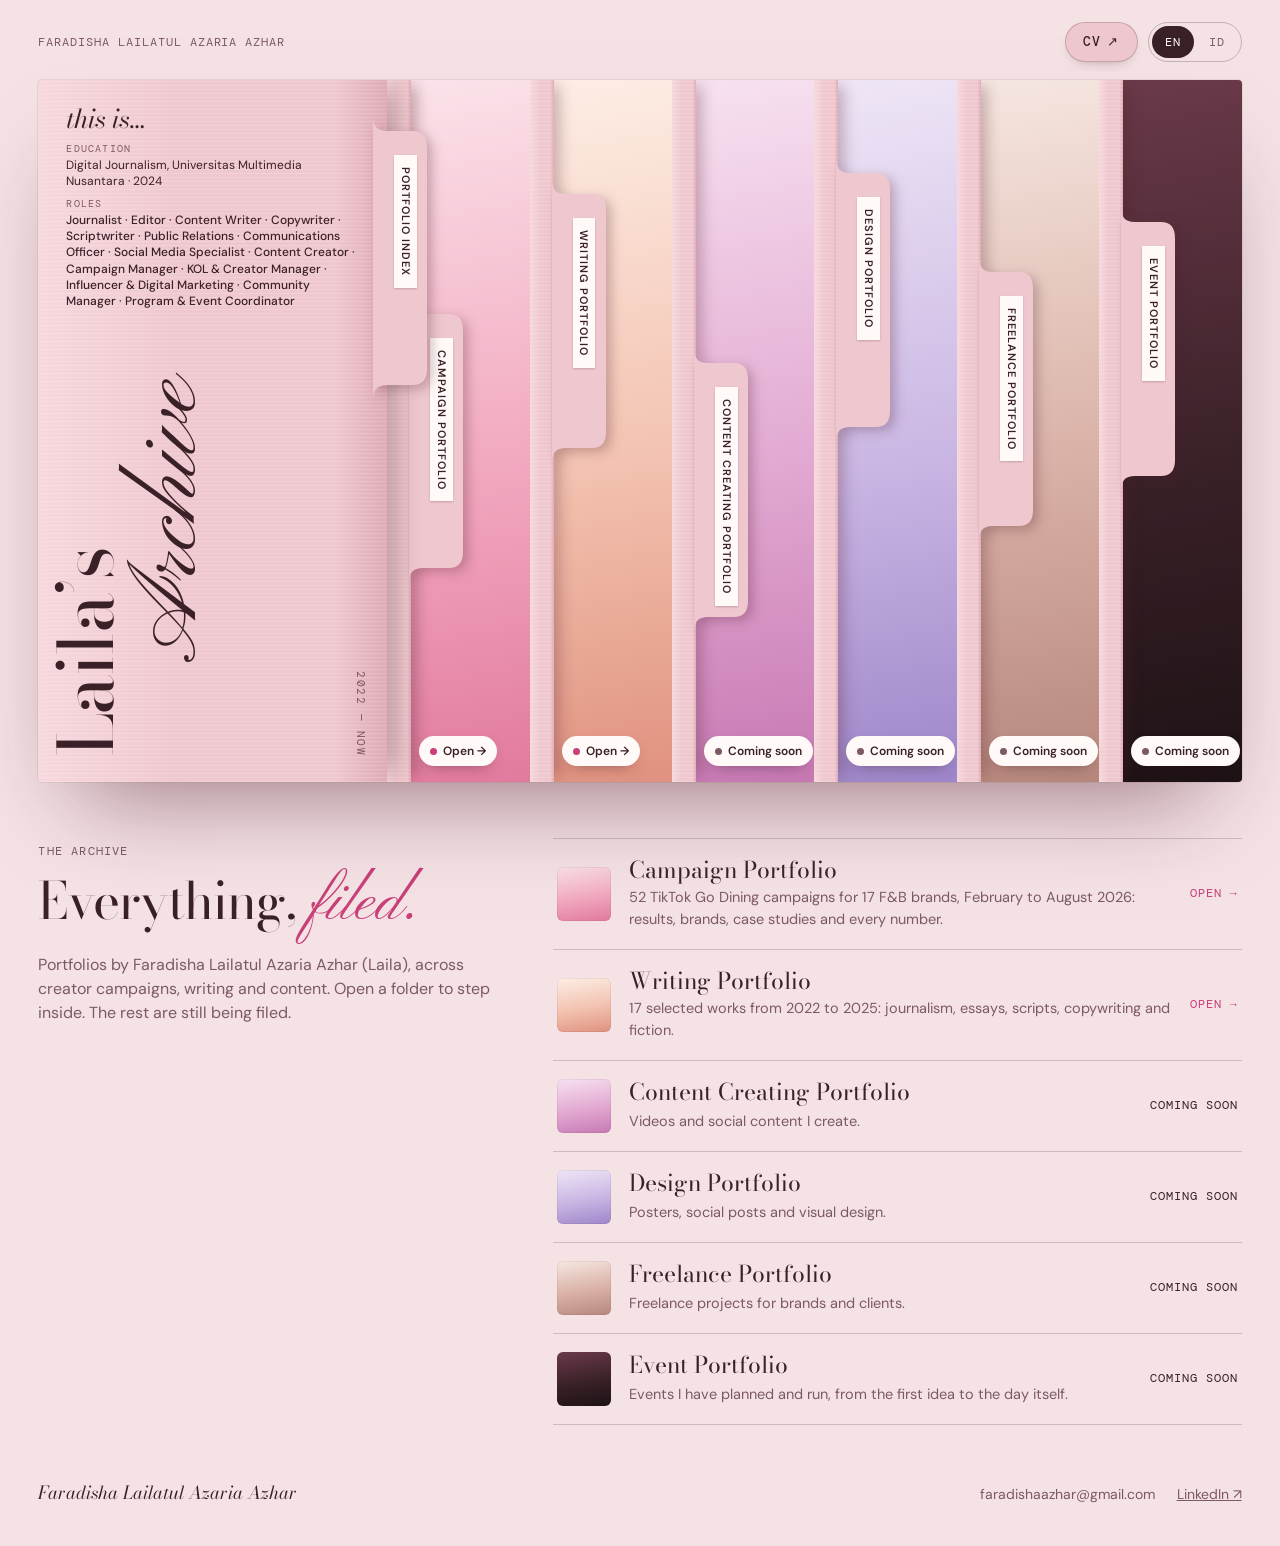
<file: index.html>
<!DOCTYPE html>
<html lang="en">
<head>
<meta charset="utf-8">
<meta name="viewport" content="width=device-width, initial-scale=1, viewport-fit=cover">
<title>Laila's Archive</title>
<meta name="description" content="Portfolios by Faradisha Lailatul Azaria Azhar (Laila): TikTok Go campaigns, writing, and more on the way.">
<link rel="icon" href="assets/favicon.svg" type="image/svg+xml">
<link rel="preconnect" href="https://fonts.googleapis.com">
<link rel="preconnect" href="https://fonts.gstatic.com" crossorigin>
<link rel="stylesheet" href="https://fonts.googleapis.com/css2?family=Bodoni+Moda:ital,opsz,wght@0,6..96,400;1,6..96,400&family=Pinyon+Script&family=DM+Sans:opsz,wght@9..40,400;9..40,500;9..40,600&family=DM+Mono:wght@400&display=swap">
<style>
/* Layout: a box of pink cardstock dividers seen from the front. The cover is
   the front-most sheet; each portfolio is a divider further back, showing its
   edge, a tab with a sticker label, and a strip of what is inside.
   One deliberate look (pink stationery), so no dark variant. */
:root {
  --blush: #f4e2e5;        /* desk / page */
  --card: #efc8cf;         /* divider cardstock */
  --card-lit: #f6d8dd;     /* lit edge of the card */
  --card-shade: #dfaab5;   /* fold shadow */
  --ink: #3a2128;          /* plum-brown type */
  --ink-soft: #7d5a62;
  --sticker: #fffaf7;
  --night: #241a1d;        /* the one dark sheet */
  --pink: #c93f78;         /* links, status */

  --display: "Bodoni Moda", "Didot", "Bodoni 72", "Times New Roman", serif;
  --script: "Pinyon Script", "Snell Roundhand", "Apple Chancery", cursive;
  --sans: "DM Sans", -apple-system, "Segoe UI", Helvetica, Arial, sans-serif;
  --mono: "DM Mono", ui-monospace, Menlo, Consolas, monospace;
  color-scheme: light;
}
*, *::before, *::after { box-sizing: border-box; }
html { -webkit-text-size-adjust: 100%; }
body {
  margin: 0; background: var(--blush); color: var(--ink);
  font-family: var(--sans); font-size: 16px; line-height: 1.5;
  -webkit-font-smoothing: antialiased;
}
a { color: inherit; }
img { max-width: 100%; }
[hidden] { display: none !important; }
:focus-visible { outline: 2.5px solid var(--ink); outline-offset: 3px; }
h1, h2, h3, p { margin: 0; }
h2 { text-wrap: balance; }
.sr { position: absolute; width: 1px; height: 1px; overflow: hidden; clip: rect(0 0 0 0); white-space: nowrap; }

.wrap { max-width: 1280px; margin-inline: auto; padding-inline: clamp(16px, 3vw, 40px); }

/* ---------- top line ---------- */
.top { display: flex; align-items: center; justify-content: space-between; gap: 16px; padding-block: 22px 18px; }
.top p { font-family: var(--mono); font-size: 12px; letter-spacing: .08em; text-transform: uppercase; color: var(--ink-soft); }
.top-actions { display: flex; align-items: center; gap: 10px; flex: none; }
.cv-btn {
  display: inline-flex; align-items: center; gap: 6px; min-height: 40px; padding: 0 18px;
  border-radius: 999px; background: var(--card); color: var(--ink); text-decoration: none;
  font-family: var(--mono); font-size: 12.5px; letter-spacing: .1em; font-weight: 500;
  box-shadow: inset 0 0 0 1px color-mix(in srgb, var(--ink) 22%, transparent), 0 6px 14px -10px rgba(80, 30, 42, .6);
  transition: background .15s, transform .15s;
}
.cv-btn:hover { background: var(--card-shade); transform: translateY(-1px); }
.lang { display: inline-flex; border: 1px solid color-mix(in srgb, var(--ink) 25%, transparent); border-radius: 999px; padding: 3px; gap: 2px; }
.lang button { border: 0; background: none; font: inherit; font-family: var(--mono); font-size: 12px; letter-spacing: .08em; color: var(--ink-soft); min-height: 32px; min-width: 42px; border-radius: 999px; cursor: pointer; }
.lang button[aria-pressed="true"] { background: var(--ink); color: var(--sticker); }

/* ---------- cardstock texture ---------- */
.stock {
  background-color: var(--card);
  background-image:
    repeating-linear-gradient(0deg, rgba(255, 255, 255, .16) 0 1px, transparent 1px 4px),
    linear-gradient(90deg, var(--card-lit), var(--card) 40%, var(--card) 85%, var(--card-shade));
}

/* ---------- the stage ---------- */
.stage {
  display: flex; height: clamp(560px, 78vh, 820px);
  border-radius: 4px; overflow: hidden; position: relative;
  box-shadow: 0 50px 90px -40px rgba(80, 30, 42, .55), 0 0 0 1px rgba(80, 30, 42, .08);
  background: var(--card-shade);
}
.cover { position: relative; z-index: 20; flex: 0 0 clamp(260px, 29%, 390px); padding: 26px 0 30px 28px; box-shadow: 14px 0 28px -10px rgba(80, 30, 42, .45); }
.mark { font-family: var(--display); font-style: italic; font-size: 26px; letter-spacing: -.01em; line-height: 1; }
.title {
  position: absolute; left: 14px; bottom: 26px;
  writing-mode: vertical-rl; transform: rotate(180deg);
  font-weight: 400; line-height: .9; white-space: nowrap;
}
.title .t1 { display: block; font-family: var(--display); font-size: calc(clamp(54px, 8.4vh, 94px) * var(--ts, 1)); letter-spacing: -.02em; }
.title .t2 { display: block; font-family: var(--script); font-size: calc(clamp(70px, 11vh, 126px) * var(--ts, 1)); padding-inline-start: .95em; margin-left: -.1em; line-height: 1.05; }
.profile { position: absolute; left: 28px; right: 26px; top: 62px; margin: 0; display: flex; flex-direction: column; gap: 8px; max-width: 340px; font-size: 12px; line-height: 1.36; }
.profile dt { font-family: var(--mono); font-size: 10px; letter-spacing: .12em; text-transform: uppercase; color: var(--ink-soft); margin-bottom: 1px; }
.profile dd { margin: 0; }
.profile .kw { font-weight: 500; }
.profile .is-folded { display: none; }
.cover .years { position: absolute; right: 18px; bottom: 26px; writing-mode: vertical-rl; font-family: var(--mono); font-size: 11px; letter-spacing: .14em; text-transform: uppercase; color: var(--ink-soft); }

/* tab + sticker (shared by cover and dividers) */
.tab { position: absolute; width: 54px; height: 286px; filter: drop-shadow(5px 4px 6px rgba(80, 30, 42, .28)); pointer-events: none; }
.tab svg { position: absolute; inset: 0; width: 100%; height: 100%; display: block; }
.tab svg path { fill: var(--card); }
.tab .tab-h { display: none; }
.sticker {
  position: absolute; left: 21px; top: 40px;
  writing-mode: vertical-rl;
  background: var(--sticker); color: var(--ink);
  padding: 12px 5px; font-size: 11px; font-weight: 600; letter-spacing: .09em; text-transform: uppercase; line-height: 1.15; white-space: nowrap;
  box-shadow: 0 1px 2px rgba(80, 30, 42, .25);
}
.cover .tab { right: -40px; top: 5%; }

/* dividers */
.file {
  --i: 0;
  position: relative; z-index: calc(15 - var(--i));
  flex: 1 1 0; min-width: 0;
  display: block; text-decoration: none; color: var(--ink);
  transition: flex-grow .55s cubic-bezier(.2, .7, .2, 1);
}
.file .shot { position: absolute; inset: 0; background: var(--grad, var(--card)); }
.file .edge { position: absolute; top: 0; bottom: 0; left: 0; width: 24px; box-shadow: 9px 0 16px -6px rgba(80, 30, 42, .42); }
.file .tab { left: 22px; top: var(--tab-top, 12%); }
.file .info {
  position: absolute; left: 32px; right: 8px; bottom: 16px;
  display: flex; flex-direction: column; gap: 4px; align-items: flex-start;
}
.pill { display: inline-flex; align-items: center; gap: 6px; background: var(--sticker); color: var(--ink); border-radius: 999px; padding: 6px 11px; font-size: 12px; font-weight: 600; box-shadow: 0 6px 16px -8px rgba(40, 10, 20, .5); white-space: nowrap; }
.pill .dot { width: 7px; height: 7px; border-radius: 50%; background: var(--pink); }
.file .more { background: var(--sticker); border-radius: 12px; padding: 10px 12px; font-size: 13px; line-height: 1.35; max-width: 260px; box-shadow: 0 10px 22px -12px rgba(40, 10, 20, .55); opacity: 0; transform: translateY(6px); transition: opacity .3s, transform .3s; }
.file .more b { display: block; font-family: var(--display); font-weight: 400; font-size: 19px; line-height: 1.1; margin-bottom: 2px; }
.file:hover, .file:focus-visible { flex-grow: 2.3; }
.file:hover .more, .file:focus-visible .more { opacity: 1; transform: none; }
.file:focus-visible { outline-offset: -6px; }

/* coming soon sheets */
.file.is-soon { cursor: default; }
.file.is-soon .pill .dot { background: var(--ink-soft); }

/* ---------- index ---------- */
.index { padding-block: 56px 20px; display: grid; grid-template-columns: minmax(0, .8fr) minmax(0, 1.2fr); gap: 32px 56px; align-items: start; }
.eyebrow { font-family: var(--mono); font-size: 12px; letter-spacing: .1em; text-transform: uppercase; color: var(--ink-soft); }
.index h2 { font-family: var(--display); font-weight: 400; font-size: clamp(34px, 4vw, 52px); line-height: 1.02; letter-spacing: -.015em; margin-top: 10px; }
.index h2 em { font-family: var(--script); font-style: normal; font-size: 1.25em; color: var(--pink); }
.index .lead { margin-top: 16px; color: var(--ink-soft); max-width: 44ch; }
.list { list-style: none; margin: 0; padding: 0; border-top: 1px solid color-mix(in srgb, var(--ink) 20%, transparent); }
.row { border-bottom: 1px solid color-mix(in srgb, var(--ink) 20%, transparent); }
.row > a, .row > div { display: grid; grid-template-columns: 54px minmax(0, 1fr) auto; gap: 4px 18px; align-items: center; padding: 18px 4px; text-decoration: none; color: inherit; }
.row > a:hover { background: color-mix(in srgb, var(--card) 45%, transparent); }
.row .thumb { width: 54px; height: 54px; border-radius: 6px; background: var(--grad, var(--card)); grid-row: span 2; box-shadow: inset 0 0 0 1px rgba(80, 30, 42, .08); }
.row h3 { font-family: var(--display); font-weight: 400; font-size: 23px; line-height: 1.15; }
.row p { color: var(--ink-soft); font-size: 14.5px; grid-column: 2; }
.row .state { grid-row: 1 / span 2; grid-column: 3; font-family: var(--mono); font-size: 11.5px; letter-spacing: .08em; text-transform: uppercase; white-space: nowrap; }
.row .state.st-live { color: var(--pink); }

/* ---------- footer ---------- */
.foot { display: flex; flex-wrap: wrap; gap: 10px 28px; align-items: baseline; justify-content: space-between; padding-block: 34px 40px; font-size: 14px; color: var(--ink-soft); }
.foot .who { font-family: var(--display); font-style: italic; font-size: 18px; color: var(--ink); }
.foot .links { display: flex; flex-wrap: wrap; gap: 8px 22px; }
.foot .links span { user-select: all; }

/* ---------- phones: the box tips forward, dividers stack top to bottom ---------- */
@media (max-width: 760px) {
  .stage { flex-direction: column; height: auto; overflow: visible; border-radius: 4px; }
  .cover { flex: none; padding: 20px 20px 26px; box-shadow: 0 14px 26px -10px rgba(80, 30, 42, .45); }
  .cover .tab { display: none; }
  .title { position: static; writing-mode: horizontal-tb; transform: none; margin-top: 26px; white-space: normal; }
  .title .t1 { font-size: clamp(50px, 15vw, 72px); }
  .title .t2 { font-size: clamp(72px, 22vw, 104px); padding-inline-start: .7em; margin: -.3em 0 0; }
  .cover .years { position: static; writing-mode: horizontal-tb; display: block; margin-top: 10px; }
  .cover { display: flex; flex-direction: column; }
  .cover .years { order: 3; }
  .profile { order: 4; position: static; max-width: none; margin-top: 18px; padding-top: 16px; border-top: 1px solid color-mix(in srgb, var(--ink) 18%, transparent); font-size: 13.5px; gap: 11px; }
  .file { flex: none; height: 178px; z-index: calc(1 + var(--i)); transition: none; }
  .file:hover, .file:focus-visible { flex-grow: 0; }
  .file .edge { left: 0; right: 0; bottom: auto; width: auto; height: 22px; box-shadow: 0 9px 16px -6px rgba(80, 30, 42, .42); }
  .file { overflow: hidden; }
  .file .tab { width: 262px; height: 50px; left: clamp(6px, var(--tab-left, 16px), calc(100% - 268px)); top: 20px; }
  .tab .tab-v { display: none; }
  .tab .tab-h { display: block; }
  .sticker { writing-mode: horizontal-tb; left: 24px; top: 13px; padding: 4px 10px; }
  .file .info { left: 14px; right: 14px; bottom: 12px; flex-direction: row; align-items: flex-end; justify-content: space-between; }
  .file .more { display: none; }
  .index { grid-template-columns: minmax(0, 1fr); padding-block: 42px 10px; }
  .row > a, .row > div { grid-template-columns: 46px minmax(0, 1fr); }
  .row .thumb { width: 46px; height: 46px; grid-row: span 3; }
  .row .state { grid-row: auto; grid-column: 2; }
}
@media (prefers-reduced-motion: reduce) {
  .file, .file .more { transition: none; }
}
</style>
</head>
<body>
<div class="wrap">
  <header class="top">
    <p id="who-top">Faradisha Lailatul Azaria Azhar</p>
    <div class="top-actions">
      <a class="cv-btn" id="cv-btn" href="cv/CV_Faradisha_Azhar.pdf" target="_blank" rel="noopener">CV <span aria-hidden="true">↗</span><span class="sr"> (PDF, opens in a new tab)</span></a>
      <div class="lang" role="group" aria-label="Language / Bahasa">
        <button type="button" data-lang="en" aria-pressed="true" lang="en">EN</button>
        <button type="button" data-lang="id" aria-pressed="false" lang="id">ID</button>
      </div>
    </div>
  </header>

  <main>
    <section class="stage" id="stage" aria-label="Portfolios">
      <div class="cover stock">
        <span class="mark">this is…</span>
        <dl class="profile" id="profile">
          <div><dt data-k="eduT">Education</dt><dd data-k="edu">Digital Journalism, Universitas Multimedia Nusantara · 2024</dd></div>
          <div class="p-about"><dt data-k="aboutT">About</dt><dd data-k="about"></dd></div>
          <div><dt data-k="rolesT">Roles</dt><dd class="kw" data-k="roles"></dd></div>
          <div class="p-fields"><dt data-k="fieldsT">Fields</dt><dd data-k="fields"></dd></div>
        </dl>
        <span class="tab" aria-hidden="true">
          <svg class="tab-v" viewBox="0 0 54 250" preserveAspectRatio="none"><path d="M0 0C0 10 4 14 14 14H40Q54 14 54 28V222Q54 236 40 236H14C4 236 0 240 0 250Z"/></svg>
          <span class="sticker" id="cover-sticker">portfolio index</span>
        </span>
        <h1 class="title"><span class="t1">Laila’s</span> <span class="t2">Archive</span></h1>
        <span class="years">2022 — now</span>
      </div>
      <!-- dividers are added by the script below from the ARCHIVE list -->
    </section>

    <section class="index" aria-labelledby="h-index">
      <div>
        <span class="eyebrow" id="idx-eyebrow">The archive</span>
        <h2 id="h-index">Everything, <em>filed.</em></h2>
        <p class="lead" id="idx-lead"></p>
      </div>
      <ul class="list" id="list"></ul>
    </section>
  </main>

  <footer class="foot">
    <span class="who">Faradisha Lailatul Azaria Azhar</span>
    <span class="links">
      <span>faradishaazhar@gmail.com</span>
      <a href="https://www.linkedin.com/in/faradisha" target="_blank" rel="noopener">LinkedIn ↗</a>
    </span>
  </footer>
</div>

<script>
/* ==========================================================================
   THE ARCHIVE. Add a portfolio here; the page rebuilds itself.
   status: 'live' (opens href) or 'soon' (shows "coming soon").
   title: also printed on the tab sticker. grad: the divider's colour.
   ========================================================================== */
var ARCHIVE = [
  { status: 'live', href: 'campaign/index.html',
    grad: 'linear-gradient(170deg, #fbe3ea 0%, #f2a9c0 55%, #e27a9e 100%)',
    title: { en: 'Campaign Portfolio', id: 'Campaign Portfolio' },
    desc: { en: '52 TikTok Go Dining campaigns for 17 F&B brands, February to August 2026: results, brands, case studies and every number.', id: '52 campaign TikTok Go Dining untuk 17 brand F&B, Februari sampai Agustus 2026: hasil, brand, studi kasus, dan semua angkanya.' } },
  { status: 'live', href: 'writing/index.html',
    grad: 'linear-gradient(170deg, #fdeee6 0%, #f3c2b0 55%, #e0917f 100%)',
    title: { en: 'Writing Portfolio', id: 'Writing Portfolio' },
    desc: { en: '17 selected works from 2022 to 2025: journalism, essays, scripts, copywriting and fiction.', id: '17 karya pilihan dari 2022 sampai 2025: jurnalistik, esai, naskah, copywriting, dan fiksi.' } },
  { status: 'soon',
    grad: 'linear-gradient(170deg, #f7e2f0 0%, #e2a9d2 55%, #c779b3 100%)',
    title: { en: 'Content Creating Portfolio', id: 'Content Creating Portfolio' },
    desc: { en: 'Videos and social content I create.', id: 'Video dan konten media sosial yang aku buat.' } },
  { status: 'soon',
    grad: 'linear-gradient(170deg, #efe6f6 0%, #c9b6e3 55%, #9d86c9 100%)',
    title: { en: 'Design Portfolio', id: 'Design Portfolio' },
    desc: { en: 'Posters, social posts and visual design.', id: 'Poster, post media sosial, dan desain visual.' } },
  { status: 'soon',
    grad: 'linear-gradient(170deg, #f6e7e1 0%, #d9b1a6 55%, #b7877c 100%)',
    title: { en: 'Freelance Portfolio', id: 'Freelance Portfolio' },
    desc: { en: 'Freelance projects for brands and clients.', id: 'Proyek freelance untuk brand dan klien.' } },
  { status: 'soon',
    grad: 'linear-gradient(170deg, #6b3a4a 0%, #3a2128 55%, #1d1215 100%)',
    title: { en: 'Event Portfolio', id: 'Event Portfolio' },
    desc: { en: 'Events I have planned and run, from the first idea to the day itself.', id: 'Acara yang aku rencanakan dan jalankan, dari ide awal sampai hari-H.' } }
];

var T = {
  en: { sticker: 'portfolio index', eyebrow: 'The archive', h: 'Everything, <em>filed.</em>',
        lead: 'Portfolios by Faradisha Lailatul Azaria Azhar (Laila), across creator campaigns, writing and content. Open a folder to step inside. The rest are still being filed.',
        open: 'Open', soon: 'Coming soon', soonShort: 'Coming soon', live: 'Open →', state: { live: 'Open', soon: 'Coming soon' }, years: '2022 — now',
        profile: { eduT: 'Education', edu: 'Digital Journalism, Universitas Multimedia Nusantara · 2024',
                   aboutT: 'About', about: 'I run creator campaigns end to end, write across formats, and build programs that help creators grow.',
                   rolesT: 'Roles', roles: 'Journalist · Editor · Content Writer · Copywriter · Scriptwriter · Public Relations · Communications Officer · Social Media Specialist · Content Creator · Campaign Manager · KOL & Creator Manager · Influencer & Digital Marketing · Community Manager · Program & Event Coordinator',
                   fieldsT: 'Fields', fields: 'Media & publishing · Creative & marketing agencies · Brands & F&B · EdTech · NGOs & public sector' } },
  id: { sticker: 'indeks portofolio', eyebrow: 'Arsip', h: 'Semuanya, <em>tersimpan.</em>',
        lead: 'Kumpulan portofolio Faradisha Lailatul Azaria Azhar (Laila), dari campaign creator, tulisan, sampai konten. Buka folder untuk melihat isinya. Sisanya masih dirapikan.',
        open: 'Buka', soon: 'Segera hadir', soonShort: 'Segera hadir', live: 'Buka →', state: { live: 'Buka', soon: 'Segera hadir' }, years: '2022 — sekarang',
        profile: { eduT: 'Pendidikan', edu: 'Jurnalistik Digital, Universitas Multimedia Nusantara · 2024',
                   aboutT: 'Tentang', about: 'Aku menjalankan campaign creator dari awal sampai akhir, menulis lintas format, dan membangun program yang membantu creator bertumbuh.',
                   rolesT: 'Posisi', roles: 'Journalist · Editor · Content Writer · Copywriter · Scriptwriter · Public Relations · Communications Officer · Social Media Specialist · Content Creator · Campaign Manager · KOL & Creator Manager · Influencer & Digital Marketing · Community Manager · Program & Event Coordinator',
                   fieldsT: 'Bidang', fields: 'Media & penerbitan · Agensi kreatif & marketing · Brand & F&B · EdTech · NGO & sektor publik' } }
};

(function () {
  var lang = 'en';
  try { var s = localStorage.getItem('archive-lang'); if (s === 'id' || s === 'en') lang = s; } catch (e) { /* ignore */ }
  var TAB_TOPS = ['31%', '14%', '38%', '11%', '25%', '18%', '34%'];
  var TAB_LEFTS = ['16px', '74px', '34px', '88px', '52px', '22px', '66px'];
  var TAB_V = '<svg class="tab-v" viewBox="0 0 54 250" preserveAspectRatio="none"><path d="M0 0C0 10 4 14 14 14H40Q54 14 54 28V222Q54 236 40 236H14C4 236 0 240 0 250Z"/></svg>';
  var TAB_H = '<svg class="tab-h" viewBox="0 0 230 50" preserveAspectRatio="none"><path d="M0 0C10 0 14 4 14 14V36Q14 50 28 50H202Q216 50 216 36V14C216 4 220 0 230 0Z"/></svg>';
  function esc(s) { return String(s).replace(/[&<>"']/g, function (c) { return { '&': '&amp;', '<': '&lt;', '>': '&gt;', '"': '&quot;', "'": '&#39;' }[c]; }); }
  function tx(o) { return o[lang] || o.en; }

  function render() {
    var l = T[lang];
    document.documentElement.lang = lang;
    document.getElementById('cover-sticker').textContent = l.sticker;
    document.querySelector('.cover .years').textContent = l.years;
    Array.prototype.slice.call(document.querySelectorAll('#profile [data-k]')).forEach(function (n) { n.textContent = l.profile[n.getAttribute('data-k')]; });
    document.getElementById('idx-eyebrow').textContent = l.eyebrow;
    document.getElementById('h-index').innerHTML = l.h;
    document.getElementById('idx-lead').textContent = l.lead;

    var stage = document.getElementById('stage');
    Array.prototype.slice.call(stage.querySelectorAll('.file')).forEach(function (n) { n.remove(); });
    var html = ARCHIVE.map(function (a, i) {
      var live = a.status === 'live';
      var style = '--i:' + i + ';--tab-top:' + TAB_TOPS[i % TAB_TOPS.length] + ';--tab-left:' + TAB_LEFTS[i % TAB_LEFTS.length] + ';--grad:' + a.grad;
      var shot = '<span class="shot"></span>';
      var inner = shot +
        '<span class="edge stock" aria-hidden="true"></span>' +
        '<span class="tab" aria-hidden="true">' + TAB_V + TAB_H + '<span class="sticker">' + esc(tx(a.title)) + '</span></span>' +
        '<span class="info"><span class="more"><b>' + esc(tx(a.title)) + '</b>' + esc(tx(a.desc)) + '</span>' +
        '<span class="pill"><i class="dot" aria-hidden="true"></i>' + esc(live ? l.live : l.soonShort) + '</span></span>';
      var label = tx(a.title) + ', ' + (live ? l.open : l.soon);
      return live
        ? '<a class="file" href="' + esc(a.href) + '" style="' + style + '" aria-label="' + esc(label) + '">' + inner + '</a>'
        : '<div class="file is-soon' + '" style="' + style + '" role="img" aria-label="' + esc(label) + '">' + inner + '</div>';
    }).join('');
    stage.insertAdjacentHTML('beforeend', html);

    document.getElementById('list').innerHTML = ARCHIVE.map(function (a) {
      var live = a.status === 'live';
      var thumb = '<span class="thumb" style="--grad:' + a.grad + '" aria-hidden="true"></span>';
      var body = thumb + '<h3>' + esc(tx(a.title)) + '</h3><p>' + esc(tx(a.desc)) + '</p><span class="state st-' + a.status + '">' + esc(l.state[a.status]) + (live ? ' →' : '') + '</span>';
      return '<li class="row">' + (live ? '<a href="' + esc(a.href) + '">' + body + '</a>' : '<div>' + body + '</div>') + '</li>';
    }).join('');

    Array.prototype.slice.call(document.querySelectorAll('[data-lang]')).forEach(function (b) { b.setAttribute('aria-pressed', String(b.getAttribute('data-lang') === lang)); });
  }

  // Keep the profile clear of the vertical title: fold the optional lines first,
  // then shrink the title a little. Phones show everything (the cover stacks).
  function fitCover() {
    var prof = document.getElementById('profile'), title = document.querySelector('.title'), t2 = document.querySelector('.title .t2');
    var opt = [prof.querySelector('.p-about'), prof.querySelector('.p-fields')];
    opt.forEach(function (n) { n.classList.remove('is-folded'); });
    title.style.setProperty('--ts', '1');
    if (window.matchMedia('(max-width: 760px)').matches) return;
    function over() {
      var r = document.createRange(); r.selectNodeContents(t2);
      return prof.getBoundingClientRect().bottom + 16 > r.getBoundingClientRect().top;
    }
    for (var i = 0; i < opt.length && over(); i++) opt[i].classList.add('is-folded');
    for (var sc = 1; over() && sc > 0.7; ) { sc = Math.round((sc - 0.05) * 100) / 100; title.style.setProperty('--ts', String(sc)); }
  }
  var fitTick = null;
  window.addEventListener('resize', function () { clearTimeout(fitTick); fitTick = setTimeout(fitCover, 80); });
  if (document.fonts && document.fonts.ready) document.fonts.ready.then(fitCover);

  document.addEventListener('click', function (ev) {
    var b = ev.target.closest('[data-lang]');
    if (!b) return;
    lang = b.getAttribute('data-lang');
    try { localStorage.setItem('archive-lang', lang); } catch (e) { /* ignore */ }
    render();
    fitCover();
  });
  render();
  fitCover();
})();
</script>
</body>
</html>
</file>
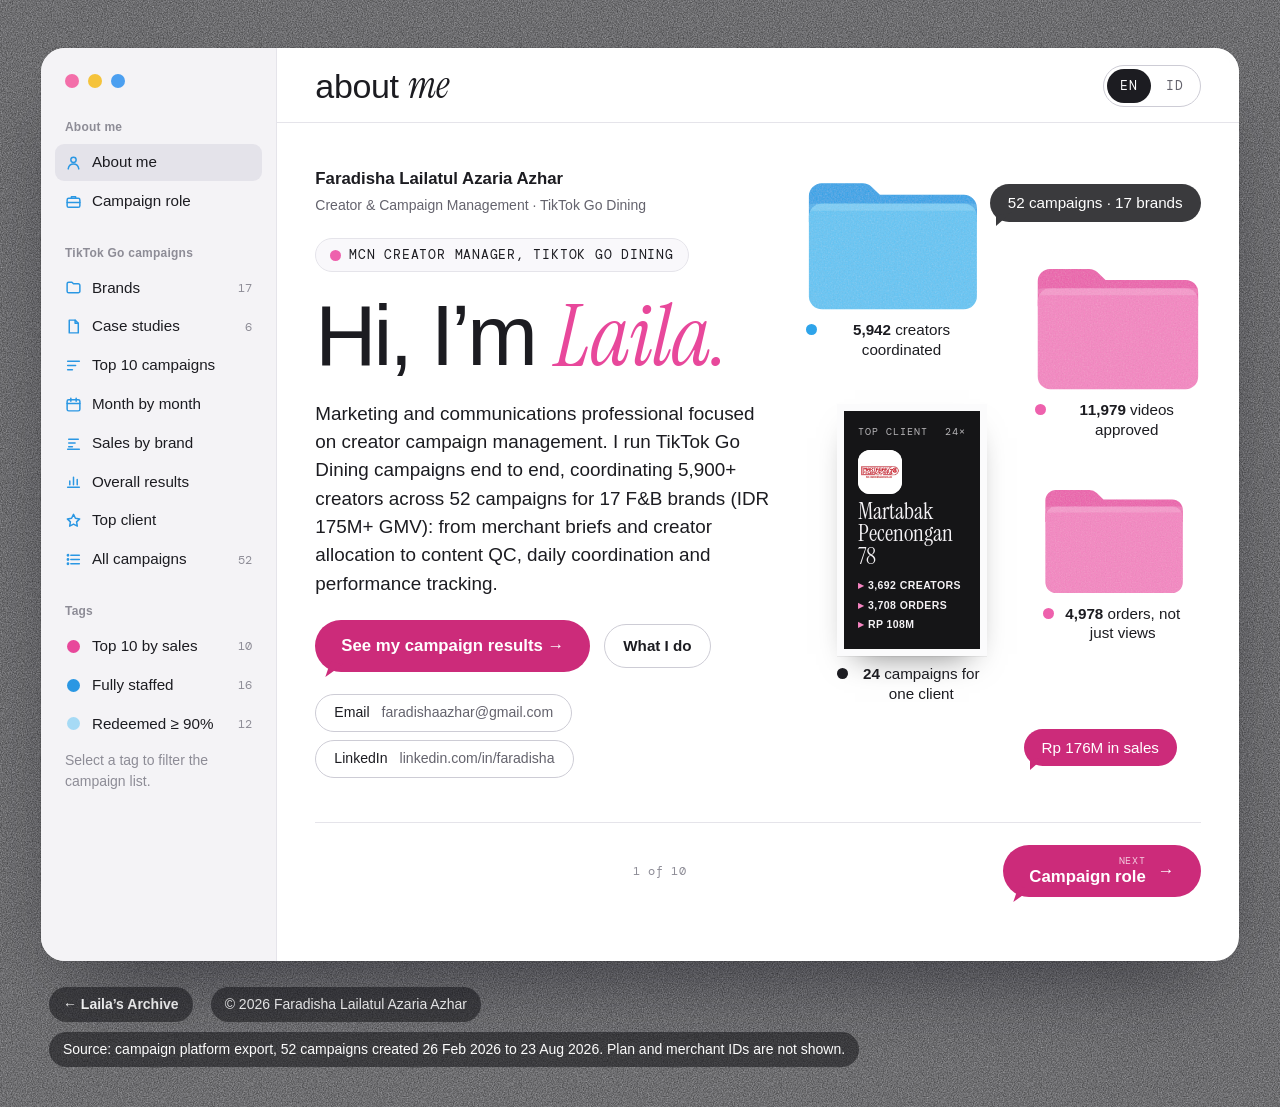
<file: campaign/index.html>
<!DOCTYPE html>
<html lang="en">
<head>
<meta charset="utf-8">
<meta name="viewport" content="width=device-width, initial-scale=1, viewport-fit=cover">
<title>Laila Portfolio</title>
<meta name="description" content="Faradisha Lailatul Azaria Azhar (Laila): creator and campaign management, content and communications. 52 TikTok Go Dining campaigns for 17 brands, February to August 2026.">
<link rel="icon" href="assets/favicon.svg" type="image/svg+xml">
<link rel="preconnect" href="https://fonts.googleapis.com">
<link rel="preconnect" href="https://fonts.gstatic.com" crossorigin>
<link rel="stylesheet" href="https://fonts.googleapis.com/css2?family=DM+Mono:wght@400;500&family=Instrument+Serif:ital@0;1&display=swap">
<link rel="stylesheet" href="styles.css">
</head>
<body>
<svg width="0" height="0" style="position:absolute" aria-hidden="true" focusable="false">
  <defs>
    <filter id="paper" x="0" y="0" width="100%" height="100%">
      <feTurbulence type="fractalNoise" baseFrequency="0.95" numOctaves="2" seed="7" result="noise"/>
      <feColorMatrix in="noise" type="saturate" values="0" result="grey"/>
      <feComponentTransfer in="grey" result="grain"><feFuncA type="table" tableValues="0 0.22"/></feComponentTransfer>
      <feComposite in="grain" in2="SourceGraphic" operator="in" result="tex"/>
      <feMerge><feMergeNode in="SourceGraphic"/><feMergeNode in="tex"/></feMerge>
    </filter>
  </defs>
</svg>

<a class="skip-link" href="#main">Skip to content</a>

<div class="shell">
  <div class="window">
    <aside class="sidebar" id="sidebar" aria-label="Sections"></aside>
    <div class="main-col">
      <header class="toolbar" id="toolbar"></header>
      <main id="main" class="content" tabindex="-1"></main>
    </div>
  </div>
  <footer class="site-foot" id="foot"></footer>
</div>

<dialog id="sheet" class="sheet"></dialog>
<dialog id="menu" class="sheet sheet-menu" aria-label="Sections"></dialog>
<div id="tip" class="tip" role="status" aria-live="polite" hidden></div>

<script src="data.js"></script>
<script src="script.js"></script>
</body>
</html>
</file>
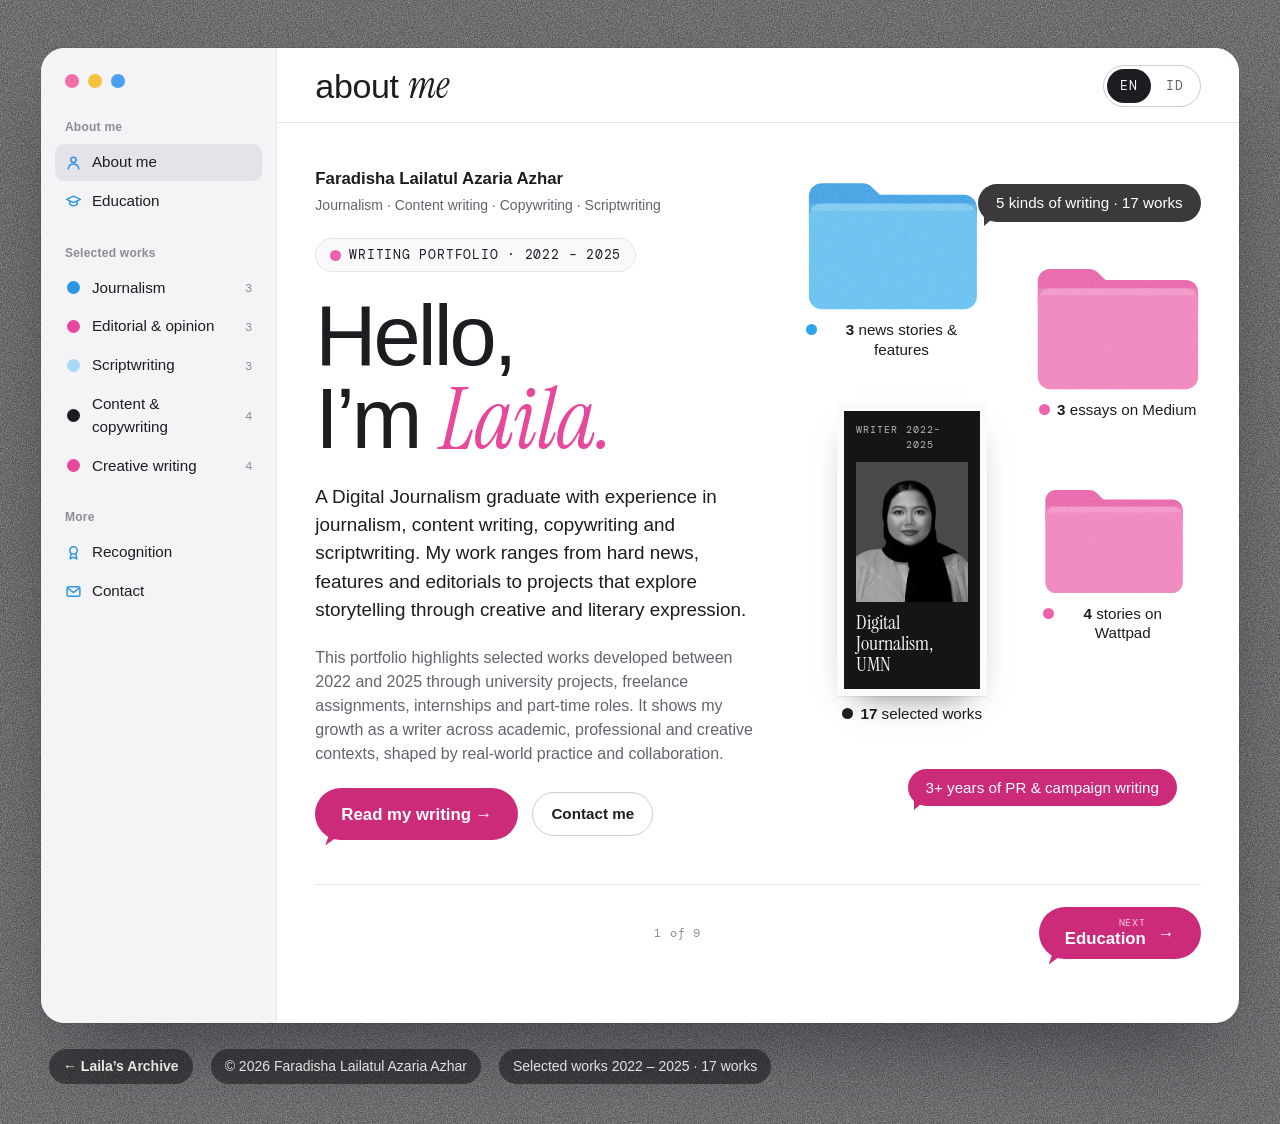
<file: writing/index.html>
<!DOCTYPE html>
<html lang="en">
<head>
<meta charset="utf-8">
<meta name="viewport" content="width=device-width, initial-scale=1, viewport-fit=cover">
<title>Laila Writing Portfolio</title>
<meta name="description" content="Faradisha Lailatul Azaria Azhar (Laila): writing portfolio 2022 to 2025. Journalism, editorials, scripts, content and copywriting, and creative writing.">
<link rel="icon" href="assets/favicon.svg" type="image/svg+xml">
<link rel="preconnect" href="https://fonts.googleapis.com">
<link rel="preconnect" href="https://fonts.gstatic.com" crossorigin>
<link rel="stylesheet" href="https://fonts.googleapis.com/css2?family=DM+Mono:wght@400;500&family=Instrument+Serif:ital@0;1&display=swap">
<link rel="stylesheet" href="styles.css">
</head>
<body>
<svg width="0" height="0" style="position:absolute" aria-hidden="true" focusable="false">
  <defs>
    <filter id="paper" x="0" y="0" width="100%" height="100%">
      <feTurbulence type="fractalNoise" baseFrequency="0.95" numOctaves="2" seed="7" result="noise"/>
      <feColorMatrix in="noise" type="saturate" values="0" result="grey"/>
      <feComponentTransfer in="grey" result="grain"><feFuncA type="table" tableValues="0 0.22"/></feComponentTransfer>
      <feComposite in="grain" in2="SourceGraphic" operator="in" result="tex"/>
      <feMerge><feMergeNode in="SourceGraphic"/><feMergeNode in="tex"/></feMerge>
    </filter>
  </defs>
</svg>

<a class="skip-link" href="#main">Skip to content</a>

<div class="shell">
  <div class="window">
    <aside class="sidebar" id="sidebar" aria-label="Sections"></aside>
    <div class="main-col">
      <header class="toolbar" id="toolbar"></header>
      <main id="main" class="content" tabindex="-1"></main>
    </div>
  </div>
  <footer class="site-foot" id="foot"></footer>
</div>

<dialog id="menu" class="sheet sheet-menu" aria-label="Sections"></dialog>

<script src="data.js"></script>
<script src="script.js"></script>
</body>
</html>
</file>
<file: campaign/styles.css>
/* ==========================================================================
   Laila — campaign portfolio
   Same visual language as Visibility Map: a Finder window on a concrete desk.
   Folders are brands, document thumbnails are case studies, Finder colour
   tags mark campaign traits. Charts: one blue series, pink for the one mark
   the story is about.
   ========================================================================== */

:root {
  --desk: #8f8f93;
  --window: #ffffff;
  --sidebar: #f4f3f6;
  --panel: #f9f8fb;
  --ink: #1c1c21;
  --muted: #64636d;
  --faint: #8d8c96;
  --line: #e5e4ea;
  --line-strong: #cdccd5;

  --folder-pink: #f685c2;
  --folder-pink-tab: #ee61ad;
  --folder-blue: #62c6f6;
  --folder-blue-tab: #2ea4ea;
  --pink: #e8489b;
  --blue: #2a97e3;
  --baby: #a6daf5;
  --tag-black: #1c1c21;
  --tag-ring: transparent;

  --c-series: #2a97e3;       /* chart: the series */
  --c-accent: #e8489b;       /* chart: the one mark that matters */
  --c-grid: #ecebf0;
  --c-track: #e7f3fc;

  --select: #1d71c9;
  --select-soft: #e4e3ea;
  --on-select: #ffffff;
  --cta: #cc2b7a;
  --on-cta: #ffffff;
  --bubble: #3a3a3d;
  --on-bubble: #ffffff;
  --focus: #1d71c9;
  --poster: #151517;
  --on-poster: #f4f2f5;
  --poster-light: #f7f5ef;
  --poster-frame: #fbfbfc;

  --shadow: 0 40px 80px -30px rgba(18, 18, 28, .55), 0 0 0 1px rgba(0, 0, 0, .06);

  --display: "Instrument Serif", "Iowan Old Style", "Palatino Linotype", Georgia, serif;
  --sans: -apple-system, BlinkMacSystemFont, "SF Pro Text", "Segoe UI", "Helvetica Neue", Helvetica, Arial, sans-serif;
  --mono: "DM Mono", ui-monospace, "SFMono-Regular", Menlo, Consolas, monospace;

  --fs-xs: .75rem;
  --fs-sm: .875rem;
  --fs-xl: clamp(1.5rem, 1.1rem + 1.4vw, 2.125rem);
  --fs-hero: clamp(2.6rem, 1.3rem + 5vw, 5.6rem);
  color-scheme: light;
}
@media (prefers-color-scheme: dark) {
  :root:not([data-theme="light"]) {
    --desk: #2b2b2e; --window: #1f1f23; --sidebar: #19191c; --panel: #26262b;
    --ink: #f1f0f4; --muted: #a8a7b2; --faint: #7c7b86; --line: #313137; --line-strong: #46464e;
    --folder-pink: #e877b6; --folder-pink-tab: #d8569e; --folder-blue: #4cb5ea; --folder-blue-tab: #2290d6;
    --pink: #f0579f; --blue: #3aa2ec; --baby: #8ccdee; --tag-black: #0b0b0d; --tag-ring: #6a6a73;
    --c-series: #2f93dc; --c-accent: #e3468f; --c-grid: #2c2c32; --c-track: #1c2d3b;
    --select: #2d7fd6; --select-soft: #33333a; --cta: #e0448f; --bubble: #4a4a50; --focus: #5aa8f5;
    --poster: #111113; --poster-light: #2a2926; --poster-frame: #3a3a40;
    --shadow: 0 40px 80px -30px rgba(0, 0, 0, .8), 0 0 0 1px rgba(255, 255, 255, .06);
    color-scheme: dark;
  }
}
:root[data-theme="dark"] {
  --desk: #2b2b2e; --window: #1f1f23; --sidebar: #19191c; --panel: #26262b;
  --ink: #f1f0f4; --muted: #a8a7b2; --faint: #7c7b86; --line: #313137; --line-strong: #46464e;
  --folder-pink: #e877b6; --folder-pink-tab: #d8569e; --folder-blue: #4cb5ea; --folder-blue-tab: #2290d6;
  --pink: #f0579f; --blue: #3aa2ec; --baby: #8ccdee; --tag-black: #0b0b0d; --tag-ring: #6a6a73;
  --c-series: #2f93dc; --c-accent: #e3468f; --c-grid: #2c2c32; --c-track: #1c2d3b;
  --select: #2d7fd6; --select-soft: #33333a; --cta: #e0448f; --bubble: #4a4a50; --focus: #5aa8f5;
  --poster: #111113; --poster-light: #2a2926; --poster-frame: #3a3a40;
  --shadow: 0 40px 80px -30px rgba(0, 0, 0, .8), 0 0 0 1px rgba(255, 255, 255, .06);
  color-scheme: dark;
}

/* ---------- Base ---------- */
*, *::before, *::after { box-sizing: border-box; }
html { -webkit-text-size-adjust: 100%; scroll-behavior: smooth; }
@media (prefers-reduced-motion: reduce) { html { scroll-behavior: auto; } }
body {
  margin: 0;
  font-family: var(--sans);
  font-size: 1rem;
  line-height: 1.5;
  color: var(--ink);
  background-color: var(--desk);
  background-image:
    url("data:image/svg+xml,%3Csvg xmlns='http://www.w3.org/2000/svg' width='260' height='260'%3E%3Cfilter id='n'%3E%3CfeTurbulence type='fractalNoise' baseFrequency='.8' numOctaves='3' stitchTiles='stitch'/%3E%3CfeColorMatrix values='0 0 0 0 0 0 0 0 0 0 0 0 0 0 0 0 0 0 .6 0'/%3E%3C/filter%3E%3Crect width='100%25' height='100%25' filter='url(%23n)'/%3E%3C/svg%3E"),
    url("data:image/svg+xml,%3Csvg xmlns='http://www.w3.org/2000/svg' width='180' height='180'%3E%3Cfilter id='m'%3E%3CfeTurbulence type='fractalNoise' baseFrequency='1.3' numOctaves='1' seed='4' stitchTiles='stitch'/%3E%3CfeColorMatrix values='0 0 0 0 1 0 0 0 0 1 0 0 0 0 1 0 0 0 .35 -.05'/%3E%3C/filter%3E%3Crect width='100%25' height='100%25' filter='url(%23m)'/%3E%3C/svg%3E");
  -webkit-font-smoothing: antialiased;
}
img { max-width: 100%; }
[hidden] { display: none !important; }
button, input, select { font: inherit; color: inherit; }
button { cursor: pointer; }
a { color: var(--select); text-underline-offset: 2px; }
:focus-visible { outline: 2.5px solid var(--focus); outline-offset: 2px; border-radius: 6px; }
h1, h2, h3, h4 { margin: 0; text-wrap: balance; }
p { margin: 0; }
.sr { position: absolute !important; width: 1px; height: 1px; padding: 0; margin: -1px; overflow: hidden; clip: rect(0 0 0 0); white-space: nowrap; border: 0; }
.skip-link { position: absolute; left: 16px; top: -60px; background: var(--window); color: var(--ink); padding: 8px 14px; border-radius: 8px; z-index: 50; }
.skip-link:focus { top: 12px; }
.num { font-variant-numeric: tabular-nums; }

/* ---------- Shell + window ---------- */
.shell { padding-block: clamp(16px, 4vw, 48px) 32px; padding-inline: clamp(16px, 3.2vw, 48px); max-width: 1360px; margin-inline: auto; }
.window {
  position: relative;
  display: grid;
  grid-template-columns: 236px minmax(0, 1fr);
  background: var(--window);
  border-radius: 24px;
  box-shadow: var(--shadow);
  overflow: clip;
}

/* ---------- Sidebar ---------- */
.sidebar {
  background: var(--sidebar);
  border-right: 1px solid var(--line);
  padding: 22px 14px 28px;
  display: flex; flex-direction: column; gap: 24px;
  min-width: 0;
}
.side-inner { position: sticky; top: calc(16px + env(safe-area-inset-top, 0px)); display: flex; flex-direction: column; gap: 24px; }
.lights { display: flex; gap: 9px; padding: 4px 10px 6px; }
.lights i { width: 14px; height: 14px; border-radius: 50%; display: block; }
.lights i:nth-child(1) { background: #f36ea9; }
.lights i:nth-child(2) { background: #f5c33b; }
.lights i:nth-child(3) { background: #4b9ff0; }
.side-group { display: flex; flex-direction: column; gap: 2px; }
.side-label { font-size: var(--fs-xs); font-weight: 600; color: var(--faint); padding: 0 10px 6px; letter-spacing: .02em; }
.side-item {
  position: relative;
  display: flex; align-items: center; gap: 10px;
  width: 100%; min-height: 36px;
  padding: 7px 10px;
  border: 0; background: none; border-radius: 9px;
  text-align: left; font-size: .95rem; color: var(--ink); text-decoration: none;
}
.side-item svg { width: 17px; height: 17px; flex: none; stroke: var(--blue); fill: none; stroke-width: 1.4; stroke-linecap: round; stroke-linejoin: round; }
.side-item:hover { background: color-mix(in srgb, var(--select-soft) 70%, transparent); }
.side-item[aria-current] { background: var(--select-soft); font-weight: 500; }
.side-item .count { margin-left: auto; font-family: var(--mono); font-size: var(--fs-xs); color: var(--faint); }
.side-item[aria-pressed="true"] { background: var(--select-soft); font-weight: 500; }

.tag { display: inline-block; width: .72em; height: .72em; border-radius: 50%; flex: none; }
.tag-top { background: var(--pink); }
.tag-full { background: var(--blue); }
.tag-redeem { background: var(--baby); }
.tag-new { background: transparent; box-shadow: inset 0 0 0 1.6px var(--ink); }
.dot { display: inline-block; width: 11px; height: 11px; border-radius: 50%; flex: none; }
.dot-blue { background: var(--folder-blue-tab); }
.dot-pink { background: var(--folder-pink-tab); }
.dot-ink { background: var(--ink); }
.tag-black { background: var(--tag-black); box-shadow: 0 0 0 1px var(--tag-ring); }
.side-item .tag { width: 13px; height: 13px; margin-inline: 2px; }

.bubble { position: relative; display: inline-block; background: var(--bubble); color: var(--on-bubble); border-radius: 999px; padding: 9px 18px; font-size: .95rem; line-height: 1.3; }
.bubble::after { content: ""; position: absolute; width: 16px; height: 14px; background: inherit; bottom: -4px; left: 6px; transform: scaleX(-1); clip-path: polygon(0 0, 100% 30%, 100% 100%); }
.bubble-pink { background: var(--cta); color: var(--on-cta); }

/* ---------- Main column + toolbar ---------- */
.main-col { display: flex; flex-direction: column; min-width: 0; }
.toolbar {
  position: sticky; top: env(safe-area-inset-top, 0px); z-index: 6;
  background: color-mix(in srgb, var(--window) 92%, transparent);
  backdrop-filter: saturate(1.4) blur(14px); -webkit-backdrop-filter: saturate(1.4) blur(14px);
  border-bottom: 1px solid var(--line);
  padding: 16px clamp(18px, 3vw, 40px) 14px;
  display: flex; align-items: center; gap: 14px; flex-wrap: wrap;
}
.tb-mobile { display: none; align-items: center; gap: 10px; }
.tb-title { font-size: var(--fs-xl); font-weight: 450; letter-spacing: -.01em; line-height: 1.15; min-width: 0; flex: 1 1 280px; }
.tb-title em { font-family: var(--display); font-style: italic; font-weight: 400; font-size: 1.12em; }
.lang { display: inline-flex; border: 1px solid var(--line-strong); border-radius: 999px; padding: 3px; gap: 2px; background: var(--window); }
.lang button { border: 0; background: none; min-height: 34px; min-width: 44px; padding: 0 12px; border-radius: 999px; font-family: var(--mono); font-size: .8rem; letter-spacing: .06em; color: var(--muted); }
.lang button[aria-pressed="true"] { background: var(--ink); color: var(--window); }

.content { padding: clamp(24px, 3.4vw, 44px) clamp(18px, 3vw, 40px) 64px; display: flex; flex-direction: column; gap: 72px; min-width: 0; }
.content:focus { outline: none; }
.content > section { scroll-margin-top: 96px; display: flex; flex-direction: column; gap: 28px; min-width: 0; }

/* ---------- Type & scaffolding ---------- */
.eyebrow { font-family: var(--mono); font-size: var(--fs-xs); letter-spacing: .08em; text-transform: uppercase; color: var(--faint); }
.sec-head { display: flex; flex-direction: column; gap: 10px; }
.sec-head h2 { font-size: clamp(1.7rem, 1.2rem + 1.8vw, 2.6rem); font-weight: 450; letter-spacing: -.025em; line-height: 1.05; }
.sec-head h2 em { font-family: var(--display); font-style: italic; font-weight: 400; color: var(--pink); letter-spacing: -.005em; }
.sec-head p { color: var(--muted); max-width: 66ch; font-size: 1.05rem; }
.sub-head { display: flex; flex-direction: column; gap: 4px; }
.sub-head h3 { font-size: 1.15rem; font-weight: 600; }
.sub-head h3 em { font-family: var(--display); font-style: italic; font-weight: 400; font-size: 1.15em; }
.sub-head p { color: var(--muted); font-size: var(--fs-sm); max-width: 70ch; }
.hint { font-size: var(--fs-sm); color: var(--faint); }
.note { display: flex; gap: 10px; align-items: flex-start; background: var(--panel); border: 1px solid var(--line); border-radius: 14px; padding: 12px 16px; font-size: var(--fs-sm); color: var(--muted); max-width: 78ch; }
.note .tag { margin-top: .45em; }

.btn {
  display: inline-flex; align-items: center; justify-content: center; gap: 8px;
  min-height: 44px; padding: 0 18px;
  border-radius: 999px; border: 1px solid var(--line-strong);
  background: var(--window); color: var(--ink);
  font-weight: 550; font-size: .95rem; text-decoration: none;
  transition: background .15s, border-color .15s, transform .15s;
}
.btn:hover { background: var(--panel); border-color: var(--faint); }
.btn-sm { min-height: 36px; padding: 0 14px; font-size: var(--fs-sm); }
.cta-bubble {
  position: relative; border: 0; background: var(--cta); color: var(--on-cta);
  border-radius: 999px; padding: 0 26px; min-height: 52px;
  font-size: 1.05rem; font-weight: 600; text-decoration: none;
  display: inline-flex; align-items: center; gap: 10px;
  transition: transform .2s cubic-bezier(.2, .7, .2, 1);
}
.cta-bubble::after { content: ""; position: absolute; left: 10px; bottom: -5px; width: 18px; height: 16px; background: inherit; clip-path: polygon(0 100%, 30% 0, 100% 20%); }
.cta-bubble:hover { transform: translateY(-2px) rotate(-.6deg); }

/* ---------- Folder + poster primitives ---------- */
.f-tab { fill: var(--folder-blue-tab); }
.f-body { fill: var(--folder-blue); }
.pink .f-tab { fill: var(--folder-pink-tab); }
.pink .f-body { fill: var(--folder-pink); }
.f-shine { fill: #fff; opacity: .16; }
.folder-svg { display: block; width: 100%; height: auto; overflow: visible; }

/* ---------- Hero ---------- */
.content > section.hero { display: grid; grid-template-columns: minmax(0, 1.15fr) minmax(0, 1fr); gap: 36px; align-items: start; }
.board { width: 100%; }
.hero-copy { display: flex; flex-direction: column; gap: 22px; }
.hero-name { display: flex; flex-direction: column; gap: 4px; }
.hero-name b { font-weight: 600; font-size: 1.05rem; }
.hero-name span { color: var(--muted); font-size: var(--fs-sm); }
.hero-title { font-size: var(--fs-hero); font-weight: 450; letter-spacing: -.035em; line-height: .98; }
.hero-title em { font-family: var(--display); font-style: italic; font-weight: 400; letter-spacing: -.01em; color: var(--pink); }
.hero-sub { font-size: 1.18rem; line-height: 1.5; max-width: 48ch; }
.hero-actions { display: flex; flex-wrap: wrap; gap: 14px; align-items: center; }
.board { position: relative; min-height: 600px; }
.pin { position: absolute; display: flex; flex-direction: column; align-items: center; gap: 8px; text-align: center; }
.pin p { font-size: .95rem; display: flex; gap: 7px; align-items: baseline; justify-content: center; line-height: 1.3; }
.pin p b { font-variant-numeric: tabular-nums; }
.pin .tag { width: 11px; height: 11px; flex: none; }
.pin-1 { left: 0; top: 10px; width: 44%; }
.pin-2 { right: 0; top: 96px; width: 42%; }
.pin-3 { left: 8%; top: 238px; width: 38%; }
.pin-4 { right: 4%; top: 318px; width: 36%; }
.board .b1 { position: absolute; right: 0; top: 18px; }
.board .b2 { position: absolute; right: 6%; bottom: 0; }

.poster {
  display: flex; flex-direction: column; gap: 10px;
  width: 100%;
  background: var(--poster); color: var(--on-poster);
  border: 7px solid var(--poster-frame);
  box-shadow: 0 1px 0 rgba(0, 0, 0, .06), 0 16px 32px -18px rgba(0, 0, 0, .55);
  padding: 14px 14px 16px;
  text-align: left;
}
.poster.light { background: var(--poster-light); color: var(--ink); }
.poster .p-top { display: flex; justify-content: space-between; gap: 8px; font-family: var(--mono); font-size: 9.5px; letter-spacing: .1em; text-transform: uppercase; opacity: .72; }
.poster .p-title { font-family: var(--display); font-size: 1.6rem; line-height: .98; overflow-wrap: break-word; hyphens: manual; }
.pin .poster .p-title { font-size: clamp(1.1rem, .8rem + .9vw, 1.45rem); }
.poster .p-title em { font-style: italic; color: #f685c2; }
.poster.light .p-title em { color: var(--cta); }
.poster .p-big { font-size: 1.9rem; font-weight: 600; letter-spacing: -.02em; line-height: 1; }
.poster ul { margin: 0; padding: 0; list-style: none; display: flex; flex-direction: column; gap: 4px; font-size: 10.5px; text-transform: uppercase; letter-spacing: .04em; font-weight: 700; }
.poster li::before { content: "▸ "; color: #f685c2; }
.poster.light li::before { color: var(--cta); }

/* ---------- Stats ---------- */
.hero-figure { display: grid; grid-template-columns: minmax(0, 1fr) minmax(0, 1fr); gap: 20px; align-items: stretch; }
.big-card { border-radius: 22px; background: var(--bubble); color: var(--on-bubble); padding: 26px; display: flex; flex-direction: column; justify-content: space-between; gap: 18px; min-width: 0; }
.big-card .eyebrow { color: color-mix(in srgb, var(--on-bubble) 70%, transparent); }
.big-value { font-size: clamp(2rem, .8rem + 2.4vw, 3rem); overflow-wrap: anywhere; font-weight: 600; letter-spacing: -.035em; line-height: .95; }
.big-card p { color: color-mix(in srgb, var(--on-bubble) 78%, transparent); font-size: .95rem; }
.big-card p b { color: var(--on-bubble); }
.tiles { display: grid; grid-template-columns: repeat(3, minmax(0, 1fr)); gap: 10px; }
.tile { border: 1px solid var(--line); border-radius: 16px; padding: 14px 16px; display: flex; flex-direction: column; gap: 6px; min-width: 0; background: var(--window); }
.tile .t-label { font-size: .8rem; color: var(--muted); line-height: 1.3; }
.tile .t-value { font-size: 1.6rem; font-weight: 600; letter-spacing: -.02em; line-height: 1.05; }
.tile .t-sub { font-size: .78rem; color: var(--faint); }

.meters { display: grid; grid-template-columns: repeat(2, minmax(0, 1fr)); gap: 12px 28px; }
.meter { display: flex; flex-direction: column; gap: 8px; min-width: 0; }
.meter-top { display: flex; justify-content: space-between; align-items: baseline; gap: 12px; }
.meter-top b { font-weight: 600; font-size: .95rem; }
.meter-top span { font-family: var(--mono); font-size: .9rem; font-variant-numeric: tabular-nums; }
.meter-track { height: 10px; border-radius: 99px; background: var(--c-track); overflow: hidden; }
.meter-track i { display: block; height: 100%; border-radius: 99px; background: var(--c-series); }
.meter p { font-size: .8rem; color: var(--muted); }

/* ---------- Charts ---------- */
.charts3 { display: grid; grid-template-columns: repeat(3, minmax(0, 1fr)); gap: 18px; }
.chart-card { border: 1px solid var(--line); border-radius: 18px; padding: 16px 16px 10px; display: flex; flex-direction: column; gap: 6px; min-width: 0; background: var(--window); }
.chart-card h4 { font-size: .95rem; font-weight: 600; }
.chart-card .c-sub { font-size: .8rem; color: var(--muted); }
.chart svg { display: block; width: 100%; height: auto; overflow: visible; }
.chart text { fill: var(--muted); font-family: var(--mono); font-size: 10px; }
.chart .c-grid { stroke: var(--c-grid); stroke-width: 1; }
.chart .c-base { stroke: var(--line-strong); stroke-width: 1; }
.chart .bar { fill: var(--c-series); transition: opacity .12s; cursor: default; }
.chart .bar.hl { fill: var(--c-accent); }
.chart .bar:hover, .chart .bar:focus { opacity: .78; outline: none; }
.chart .bar-hit { fill: transparent; }
.chart .v-label { fill: var(--ink); font-family: var(--sans); font-size: 11px; font-weight: 600; }
details.table-view summary { cursor: pointer; font-size: var(--fs-sm); color: var(--muted); width: fit-content; }
details.table-view[open] summary { margin-bottom: 10px; }

.hbars { display: flex; flex-direction: column; gap: 6px; }
.hbar {
  display: grid; grid-template-columns: minmax(120px, 230px) minmax(0, 1fr) auto;
  gap: 12px; align-items: center;
  border: 0; background: none; padding: 5px 6px; border-radius: 10px; text-align: left; width: 100%;
}
button.hbar:hover { background: var(--panel); }
.hbar .h-name { font-size: .9rem; overflow-wrap: anywhere; line-height: 1.25; }
.hbar .h-name small { display: block; font-size: .75rem; color: var(--faint); }
.hbar .h-track { height: 18px; display: flex; align-items: center; }
.hbar .h-fill { height: 18px; min-width: 3px; background: var(--c-series); border-radius: 0 4px 4px 0; }
.hbar.hl .h-fill { background: var(--c-accent); }
.hbar .h-val { font-family: var(--mono); font-size: .82rem; font-variant-numeric: tabular-nums; white-space: nowrap; text-align: right; min-width: 88px; }
.hbar .h-val small { display: block; color: var(--faint); font-size: .72rem; }

.tip {
  position: fixed; z-index: 70; pointer-events: none;
  background: var(--bubble); color: var(--on-bubble);
  border-radius: 12px; padding: 8px 12px; font-size: .82rem; line-height: 1.35;
  box-shadow: 0 10px 24px -12px rgba(0, 0, 0, .5);
  max-width: 260px;
}
.tip b { display: block; font-size: 1rem; }
.tip span { color: color-mix(in srgb, var(--on-bubble) 72%, transparent); }

/* ---------- Case studies ---------- */
.cases { display: grid; grid-template-columns: repeat(3, minmax(0, 1fr)); gap: 22px; }
.case { border: 0; background: none; padding: 0; text-align: left; display: flex; flex-direction: column; gap: 10px; transition: transform .25s cubic-bezier(.2, .7, .2, 1); }
.case:hover { transform: translateY(-4px) rotate(-.4deg); }
.case .poster { min-height: 300px; }
.case .c-cap { font-size: .95rem; display: flex; gap: 8px; align-items: baseline; padding-inline: 4px; }
.case .c-cap .tag { width: 11px; height: 11px; flex: none; }

/* ---------- Anchor client ---------- */
.anchor-grid { display: grid; grid-template-columns: minmax(0, 1fr) minmax(0, 1.4fr); gap: 22px; align-items: start; }
.anchor-stats { display: grid; grid-template-columns: repeat(2, minmax(0, 1fr)); gap: 10px; }
.timeline { display: flex; flex-direction: column; border-top: 1px solid var(--line); }
.tl-month { display: grid; grid-template-columns: 110px minmax(0, 1fr); gap: 16px; padding: 14px 0; border-bottom: 1px solid var(--line); }
.tl-month > span { font-family: var(--mono); font-size: var(--fs-xs); letter-spacing: .06em; text-transform: uppercase; color: var(--faint); padding-top: 3px; }
.tl-list { display: flex; flex-direction: column; gap: 4px; min-width: 0; }

/* ---------- Brand folders ---------- */
.folders { display: grid; grid-template-columns: repeat(auto-fill, minmax(150px, 1fr)); gap: 26px 16px; }
.folder { border: 0; background: none; padding: 8px 6px; border-radius: 14px; display: flex; flex-direction: column; align-items: center; gap: 8px; text-align: center; min-width: 0; }
.folder-art { display: block; width: 100%; max-width: 118px; padding: 6px 8px; border-radius: 14px; transition: background .15s, transform .25s cubic-bezier(.2, .7, .2, 1); }
.folder:hover .folder-art { transform: translateY(-3px); background: var(--select-soft); }
.folder:focus-visible { outline: none; }
.folder:focus-visible .folder-art { outline: 2.5px solid var(--focus); outline-offset: 2px; }
.folder-name { display: inline-flex; align-items: baseline; gap: 7px; font-size: .95rem; line-height: 1.3; overflow-wrap: anywhere; padding: 2px 8px; border-radius: 7px; }
.folder-name .tag { width: 10px; height: 10px; flex: none; background: var(--folder-blue-tab); }
.folder.pink .folder-name .tag { background: var(--folder-pink-tab); }
.folder-meta { font-size: .78rem; color: var(--muted); font-variant-numeric: tabular-nums; }

/* ---------- Explorer ---------- */
.filters { display: flex; flex-wrap: wrap; gap: 10px; align-items: flex-end; }
.filters label { display: flex; flex-direction: column; gap: 4px; font-size: .78rem; color: var(--muted); min-width: 0; }
.input, .select {
  border: 1px solid var(--line-strong); background: var(--window);
  border-radius: 12px; padding: 9px 12px; min-height: 42px; font-size: .95rem;
}
.input { min-width: 220px; }
.input:focus, .select:focus { outline: 2.5px solid var(--focus); outline-offset: 1px; border-color: transparent; }
.summary-line { display: flex; flex-wrap: wrap; gap: 6px 18px; font-size: var(--fs-sm); color: var(--muted); }
.summary-line b { color: var(--ink); font-variant-numeric: tabular-nums; }
.table-wrap { overflow-x: auto; border: 1px solid var(--line); border-radius: 18px; }
table.ctable { width: 100%; border-collapse: collapse; min-width: 980px; font-size: .88rem; }
.ctable th, .ctable td { padding: 10px 10px; text-align: left; border-bottom: 1px solid var(--line); vertical-align: top; }
.ctable thead th { background: var(--panel); font-family: var(--mono); font-size: var(--fs-xs); font-weight: 500; text-transform: uppercase; letter-spacing: .06em; color: var(--faint); position: sticky; top: 0; }
.ctable thead th button { border: 0; background: none; padding: 0; font: inherit; color: inherit; text-transform: inherit; letter-spacing: inherit; display: inline-flex; gap: 4px; align-items: center; }
.ctable thead th[aria-sort] button { color: var(--ink); }
.ctable td.r, .ctable th.r { text-align: right; }
.ctable td.r { font-variant-numeric: tabular-nums; white-space: nowrap; }
.ctable tbody tr { cursor: pointer; }
.ctable tbody tr:hover { background: var(--panel); }
.ctable tbody tr:last-child td { border-bottom: 0; }
.ctable .c-name { font-weight: 550; overflow-wrap: anywhere; min-width: 220px; }
.ctable .c-name .tags { display: inline-flex; gap: 4px; margin-left: 6px; vertical-align: 1px; }
.ctable small { display: block; color: var(--faint); font-size: .75rem; }
.ctable tfoot td { background: var(--panel); font-weight: 600; border-bottom: 0; border-top: 1px solid var(--line-strong); }
.ccards { display: none; flex-direction: column; gap: 10px; }
.ccard { border: 1px solid var(--line); border-radius: 16px; padding: 14px; display: flex; flex-direction: column; gap: 10px; background: var(--window); text-align: left; width: 100%; }
.ccard h4 { font-size: .98rem; overflow-wrap: anywhere; }
.ccard .cc-meta { font-size: .78rem; color: var(--faint); }
.ccard dl { margin: 0; display: grid; grid-template-columns: repeat(2, minmax(0, 1fr)); gap: 8px 12px; }
.ccard dt { font-family: var(--mono); font-size: 10px; text-transform: uppercase; letter-spacing: .07em; color: var(--faint); }
.ccard dd { margin: 2px 0 0; font-variant-numeric: tabular-nums; }
.empty { padding: 26px; text-align: center; color: var(--muted); border: 1px dashed var(--line-strong); border-radius: 16px; }

/* ---------- About ---------- */
.about-grid { display: grid; grid-template-columns: repeat(3, minmax(0, 1fr)); gap: 16px; }
.card { border: 1px solid var(--line); border-radius: 18px; padding: 20px; display: flex; flex-direction: column; gap: 10px; min-width: 0; background: var(--window); }
.card h3 { font-size: 1rem; font-weight: 650; }
.card ul { margin: 0; padding-left: 18px; display: flex; flex-direction: column; gap: 6px; }
.card .muted { color: var(--muted); font-size: var(--fs-sm); }
.card-dark { background: var(--bubble); color: var(--on-bubble); border-color: transparent; }
.card-dark .muted, .card-dark .eyebrow { color: color-mix(in srgb, var(--on-bubble) 70%, transparent); }
.draft { display: flex; gap: 10px; align-items: flex-start; border: 1px dashed var(--pink); border-radius: 14px; padding: 12px 16px; font-size: var(--fs-sm); background: color-mix(in srgb, var(--pink) 8%, var(--window)); }
.defs { display: grid; grid-template-columns: repeat(auto-fill, minmax(240px, 1fr)); gap: 10px 22px; margin: 0; }
.defs div { display: flex; flex-direction: column; gap: 2px; }
.defs dt { font-weight: 600; font-size: .9rem; }
.defs dd { margin: 0; font-size: .85rem; color: var(--muted); }

/* ---------- Sheet (detail dialog) ---------- */
.sheet { border: 0; padding: 0; border-radius: 22px; background: var(--window); color: var(--ink); width: min(820px, calc(100vw - 32px)); max-height: calc(100vh - 48px); box-shadow: var(--shadow); }
.sheet::backdrop { background: rgba(20, 20, 26, .5); backdrop-filter: blur(3px); }
.sheet-inner { padding: 24px; display: flex; flex-direction: column; gap: 22px; }
.sheet-head { display: flex; align-items: flex-start; gap: 14px; }
.sheet-head .s-title { display: flex; flex-direction: column; gap: 6px; min-width: 0; flex: 1; }
.sheet-head h2 { font-size: clamp(1.4rem, 1.1rem + 1.2vw, 2rem); font-weight: 500; letter-spacing: -.02em; line-height: 1.1; overflow-wrap: anywhere; }
.sheet-head h2 em { font-family: var(--display); font-style: italic; font-weight: 400; }
.kv { display: grid; grid-template-columns: repeat(3, minmax(0, 1fr)); gap: 10px; }
.facts { margin: 0; padding-left: 18px; display: flex; flex-direction: column; gap: 6px; }
.facts li { overflow-wrap: anywhere; }
.sheet-menu { width: min(420px, calc(100vw - 32px)); }

/* ---------- Footer ---------- */
.site-foot { padding: 26px 8px 8px; display: flex; flex-wrap: wrap; gap: 10px 18px; align-items: center; color: #fff; font-size: var(--fs-sm); }
.foot-bubble { background: rgba(20, 20, 24, .55); border-radius: 999px; padding: 7px 14px; }

/* ---------- Motion ---------- */
@keyframes rise { from { opacity: .001; transform: translateY(10px); } to { opacity: 1; transform: none; } }
.hero > * { animation: rise .5s cubic-bezier(.2, .7, .2, 1) both; }
.hero > *:nth-child(2) { animation-delay: .08s; }
@media (prefers-reduced-motion: reduce) { *, *::before, *::after { animation: none !important; transition: none !important; } }

/* ---------- Responsive ---------- */
@media (max-width: 1120px) {
  .content > section.hero { grid-template-columns: minmax(0, 1fr); }
  .board { max-width: 600px; width: 100%; }
  .tiles { grid-template-columns: repeat(2, minmax(0, 1fr)); }
  .anchor-grid { grid-template-columns: minmax(0, 1fr); }
  .cases { grid-template-columns: repeat(2, minmax(0, 1fr)); }
}
@media (max-width: 900px) {
  .window { grid-template-columns: minmax(0, 1fr); border-radius: 20px; }
  .sidebar { display: none; }
  .tb-mobile { display: flex; }
  .charts3 { grid-template-columns: minmax(0, 1fr); }
  .hero-figure { grid-template-columns: minmax(0, 1fr); }
  .about-grid { grid-template-columns: minmax(0, 1fr); }
  .kv { grid-template-columns: repeat(2, minmax(0, 1fr)); }
  .table-wrap { display: none; }
  .ccards { display: flex; }
}
@media (max-width: 640px) {
  .shell { padding-block: 16px 24px; }
  .content { gap: 56px; }
  .tiles, .meters, .anchor-stats { grid-template-columns: minmax(0, 1fr) minmax(0, 1fr); }
  .meters { grid-template-columns: minmax(0, 1fr); }
  .cases { grid-template-columns: minmax(0, 1fr); }
  .folders { grid-template-columns: repeat(2, minmax(0, 1fr)); gap: 18px 8px; }
  .board { min-height: 560px; }
  .pin-1 { width: 50%; } .pin-2 { width: 46%; top: 110px; } .pin-3 { width: 44%; left: 2%; top: 250px; } .pin-4 { width: 42%; top: 300px; }
  .hbar { grid-template-columns: minmax(0, 1fr) auto; row-gap: 4px; }
  .hbar .h-name { grid-column: 1 / -1; }
  .input { min-width: 0; width: 100%; }
  .filters label { flex: 1 1 100%; }
  .tl-month { grid-template-columns: minmax(0, 1fr); gap: 6px; }
  .tb-title { font-size: 1.3rem; flex-basis: 100%; order: 3; }
}

/* ---------- Period + logos ---------- */
.period { display: inline-flex; align-items: center; gap: 8px; width: fit-content; padding: 6px 14px; border-radius: 999px; background: var(--panel); border: 1px solid var(--line); font-family: var(--mono); font-size: .8rem; letter-spacing: .06em; text-transform: uppercase; }
.logo { display: inline-grid; place-items: center; flex: none; width: 36px; height: 36px; border-radius: 10px; background: #fff; overflow: hidden; box-shadow: 0 0 0 1px rgba(0, 0, 0, .08); }
.logo img { width: 100%; height: 100%; object-fit: contain; display: block; }
.logo-initials { background: var(--ink); color: var(--window); font-weight: 700; font-size: .8rem; letter-spacing: .02em; box-shadow: none; }
.logo-sm { width: 28px; height: 28px; border-radius: 8px; font-size: .68rem; }
.logo-md { width: 44px; height: 44px; border-radius: 12px; }
.logo-lg { width: 56px; height: 56px; border-radius: 14px; font-size: 1rem; }
.folder-art { position: relative; }
.logo-folder { position: absolute; left: 50%; top: 58%; transform: translate(-50%, -50%); width: 44%; height: auto; aspect-ratio: 1; border-radius: 12px; font-size: .95rem; box-shadow: 0 6px 14px -8px rgba(0, 0, 0, .45); }
.logo-folder.logo-initials { background: rgba(255, 255, 255, .92); color: #1c1c21; }
.hbar .h-name { display: flex; align-items: center; gap: 10px; }
.hbar .h-name > span { min-width: 0; }
.p-brand { display: flex; align-items: center; gap: 10px; }
.p-brand .p-title { min-width: 0; }
.poster .logo-initials { background: #f4f2f5; color: #151517; }
.poster.light .logo-initials { background: #151517; color: #f4f2f5; }
.s-brand { display: flex; align-items: center; gap: 14px; min-width: 0; }

/* ---------- About me ---------- */
.hero-name b { font-size: 1.05rem; }
.contact-row { display: flex; flex-wrap: wrap; gap: 8px; }
.contact-row .btn { min-height: 38px; font-size: .88rem; font-weight: 500; }
.contact-row .c-val { color: var(--muted); font-weight: 400; margin-left: 4px; }

.xp { list-style: none; margin: 0; padding: 0; display: flex; flex-direction: column; border-top: 1px solid var(--line); }
.xp-item { display: grid; grid-template-columns: 150px minmax(0, 1fr); gap: 12px 28px; padding: 24px 0; border-bottom: 1px solid var(--line); }
.xp-when { display: flex; flex-direction: column; gap: 8px; padding-top: 6px; }
.xp-dates { font-family: var(--mono); font-size: .8rem; color: var(--muted); letter-spacing: .02em; font-variant-numeric: tabular-nums; }
.xp-now { display: inline-flex; align-items: center; gap: 7px; font-family: var(--mono); font-size: .72rem; text-transform: uppercase; letter-spacing: .08em; }
.xp-body { display: flex; flex-direction: column; gap: 12px; min-width: 0; }
.xp-head { display: flex; gap: 14px; align-items: flex-start; }
.xp-head h3 { font-size: 1.15rem; font-weight: 600; letter-spacing: -.005em; }
.xp-org { color: var(--ink); font-size: .95rem; margin-top: 2px; }
.xp-note { color: var(--muted); font-size: .85rem; margin-top: 2px; max-width: 70ch; }
.folder-mini { width: 44px; flex: none; margin-top: 2px; }
.folder-mini svg { display: block; width: 100%; height: auto; }
.is-current .xp-head h3 { color: var(--ink); }
.bul { margin: 0; padding-left: 20px; display: flex; flex-direction: column; gap: 7px; max-width: 78ch; }
.bul li { line-height: 1.5; }
.bul li::marker { color: var(--pink); }

.bg-grid { display: grid; grid-template-columns: minmax(0, 1.1fr) minmax(0, .9fr) minmax(0, 1.2fr); gap: 16px; }
.lang-list { list-style: none; margin: 0; padding: 0; display: flex; flex-direction: column; gap: 8px; }
.lang-list li { display: flex; flex-direction: column; }
.lang-list li span { color: var(--muted); font-size: .85rem; }
.card-dark p { color: var(--on-bubble); }
.skill-groups { display: flex; flex-direction: column; gap: 18px; }
.skill-group { display: flex; flex-direction: column; gap: 10px; }
.chips { display: flex; flex-wrap: wrap; gap: 8px; }
.chip { display: inline-flex; align-items: center; min-height: 34px; padding: 0 13px; border: 1px solid var(--line-strong); border-radius: 999px; font-size: .88rem; background: var(--window); }

.c-with-logo { display: flex; gap: 10px; align-items: flex-start; min-width: 0; }
.c-with-logo > span, .c-with-logo > div { min-width: 0; }
.group-logos { display: flex; flex-wrap: wrap; gap: 14px; }
.group-logos figure { margin: 0; display: flex; flex-direction: column; align-items: center; gap: 6px; width: 96px; text-align: center; }
.group-logos figcaption { font-size: .75rem; color: var(--muted); line-height: 1.3; }

@media (max-width: 1120px) { .bg-grid { grid-template-columns: minmax(0, 1fr) minmax(0, 1fr); } .bg-grid .card-dark { grid-column: 1 / -1; } }
@media (max-width: 640px) {
  .xp-item { grid-template-columns: minmax(0, 1fr); gap: 8px; padding: 20px 0; }
  .xp-when { flex-direction: row; align-items: center; gap: 12px; padding-top: 0; }
  .bg-grid { grid-template-columns: minmax(0, 1fr); }
  .contact-row .btn { width: 100%; justify-content: flex-start; }
}

/* narrow hero posters: logo above the title so long names don't split */
.pin .p-brand { flex-direction: column; align-items: flex-start; gap: 6px; }
.pin .p-title { overflow-wrap: normal; word-break: normal; hyphens: manual; }

/* ---------- Pages: one section at a time ---------- */
.content > section[hidden] { display: none !important; }
.content > section { min-height: min(70vh, 720px); }
.pager {
  align-self: stretch; width: 100%;
  display: flex; align-items: center; justify-content: space-between; gap: 12px 16px; flex-wrap: wrap;
  margin-top: auto; padding-top: 22px; border-top: 1px solid var(--line);
}
.content > section.hero > .pager { grid-column: 1 / -1; margin-top: 8px; }
.pager a { text-decoration: none; display: inline-flex; align-items: center; gap: 12px; }
.pg-txt { display: flex; flex-direction: column; line-height: 1.2; text-align: left; }
.pg-next .pg-txt { text-align: right; }
.pg-txt small { font-family: var(--mono); font-size: 10px; font-weight: 400; letter-spacing: .08em; text-transform: uppercase; opacity: .75; }
.pager-count { font-family: var(--mono); font-size: var(--fs-xs); color: var(--faint); letter-spacing: .06em; }
.pg-gap { flex: 0 0 1px; }
@media (max-width: 640px) {
  .pager-count { order: -1; flex-basis: 100%; text-align: center; }
  .pager > a { flex: 1 1 0; min-width: 0; justify-content: space-between; }
  .content > section { min-height: 0; }

  /* hero board: tidy 2-column grid instead of scattered pins */
  .board { min-height: 0; display: grid; grid-template-columns: minmax(0, 1fr) minmax(0, 1fr); gap: 24px 16px; align-items: start; }
  .board .pin, .board .b1, .board .b2 { position: relative; left: auto; right: auto; top: auto; bottom: auto; width: auto; }
  .board .b1 { grid-column: 1 / -1; justify-self: start; order: -1; }
  .board .b2 { grid-column: 1 / -1; justify-self: end; }
  .board .pin-1, .board .pin-2, .board .pin-4 { align-self: end; }
  .board .pin-3 { grid-column: 1; }
  .board .pin-4 { grid-column: 2; align-self: center; }
  .pin p { font-size: .9rem; }
}

/* headings focused by page changes: no ring (keyboard focus on controls is unchanged) */
h1[tabindex="-1"]:focus, h2[tabindex="-1"]:focus { outline: none; }

/* link back to Laila's Archive (shown when window.ARCHIVE_URL is set in data.js) */
.foot-link { color: #fff; text-decoration: none; font-weight: 600; }
.foot-link:hover { background: rgba(20, 20, 24, .78); }
</file>
<file: writing/styles.css>
/* ==========================================================================
   Laila — writing portfolio
   Same visual language as the campaign portfolio and Visibility Map: a Finder
   window on a concrete desk. Each kind of writing is a folder with its own
   Finder colour tag; every work is a file that opens the original.
   ========================================================================== */

:root {
  --desk: #8f8f93;
  --window: #ffffff;
  --sidebar: #f4f3f6;
  --panel: #f9f8fb;
  --ink: #1c1c21;
  --muted: #64636d;
  --faint: #8d8c96;
  --line: #e5e4ea;
  --line-strong: #cdccd5;

  --folder-pink: #f685c2;
  --folder-pink-tab: #ee61ad;
  --folder-blue: #62c6f6;
  --folder-blue-tab: #2ea4ea;
  --pink: #e8489b;
  --blue: #2a97e3;
  --baby: #a6daf5;
  --tag-black: #1c1c21;
  --tag-ring: transparent;

  --c-series: #2a97e3;       /* chart: the series */
  --c-accent: #e8489b;       /* chart: the one mark that matters */
  --c-grid: #ecebf0;
  --c-track: #e7f3fc;

  --select: #1d71c9;
  --select-soft: #e4e3ea;
  --on-select: #ffffff;
  --cta: #cc2b7a;
  --on-cta: #ffffff;
  --bubble: #3a3a3d;
  --on-bubble: #ffffff;
  --focus: #1d71c9;
  --poster: #151517;
  --on-poster: #f4f2f5;
  --poster-light: #f7f5ef;
  --poster-frame: #fbfbfc;

  --shadow: 0 40px 80px -30px rgba(18, 18, 28, .55), 0 0 0 1px rgba(0, 0, 0, .06);

  --display: "Instrument Serif", "Iowan Old Style", "Palatino Linotype", Georgia, serif;
  --sans: -apple-system, BlinkMacSystemFont, "SF Pro Text", "Segoe UI", "Helvetica Neue", Helvetica, Arial, sans-serif;
  --mono: "DM Mono", ui-monospace, "SFMono-Regular", Menlo, Consolas, monospace;

  --fs-xs: .75rem;
  --fs-sm: .875rem;
  --fs-xl: clamp(1.5rem, 1.1rem + 1.4vw, 2.125rem);
  --fs-hero: clamp(2.6rem, 1.3rem + 5vw, 5.6rem);
  color-scheme: light;
}
@media (prefers-color-scheme: dark) {
  :root:not([data-theme="light"]) {
    --desk: #2b2b2e; --window: #1f1f23; --sidebar: #19191c; --panel: #26262b;
    --ink: #f1f0f4; --muted: #a8a7b2; --faint: #7c7b86; --line: #313137; --line-strong: #46464e;
    --folder-pink: #e877b6; --folder-pink-tab: #d8569e; --folder-blue: #4cb5ea; --folder-blue-tab: #2290d6;
    --pink: #f0579f; --blue: #3aa2ec; --baby: #8ccdee; --tag-black: #0b0b0d; --tag-ring: #6a6a73;
    --c-series: #2f93dc; --c-accent: #e3468f; --c-grid: #2c2c32; --c-track: #1c2d3b;
    --select: #2d7fd6; --select-soft: #33333a; --cta: #e0448f; --bubble: #4a4a50; --focus: #5aa8f5;
    --poster: #111113; --poster-light: #2a2926; --poster-frame: #3a3a40;
    --shadow: 0 40px 80px -30px rgba(0, 0, 0, .8), 0 0 0 1px rgba(255, 255, 255, .06);
    color-scheme: dark;
  }
}
:root[data-theme="dark"] {
  --desk: #2b2b2e; --window: #1f1f23; --sidebar: #19191c; --panel: #26262b;
  --ink: #f1f0f4; --muted: #a8a7b2; --faint: #7c7b86; --line: #313137; --line-strong: #46464e;
  --folder-pink: #e877b6; --folder-pink-tab: #d8569e; --folder-blue: #4cb5ea; --folder-blue-tab: #2290d6;
  --pink: #f0579f; --blue: #3aa2ec; --baby: #8ccdee; --tag-black: #0b0b0d; --tag-ring: #6a6a73;
  --c-series: #2f93dc; --c-accent: #e3468f; --c-grid: #2c2c32; --c-track: #1c2d3b;
  --select: #2d7fd6; --select-soft: #33333a; --cta: #e0448f; --bubble: #4a4a50; --focus: #5aa8f5;
  --poster: #111113; --poster-light: #2a2926; --poster-frame: #3a3a40;
  --shadow: 0 40px 80px -30px rgba(0, 0, 0, .8), 0 0 0 1px rgba(255, 255, 255, .06);
  color-scheme: dark;
}

/* ---------- Base ---------- */
*, *::before, *::after { box-sizing: border-box; }
html { -webkit-text-size-adjust: 100%; scroll-behavior: smooth; }
@media (prefers-reduced-motion: reduce) { html { scroll-behavior: auto; } }
body {
  margin: 0;
  font-family: var(--sans);
  font-size: 1rem;
  line-height: 1.5;
  color: var(--ink);
  background-color: var(--desk);
  background-image:
    url("data:image/svg+xml,%3Csvg xmlns='http://www.w3.org/2000/svg' width='260' height='260'%3E%3Cfilter id='n'%3E%3CfeTurbulence type='fractalNoise' baseFrequency='.8' numOctaves='3' stitchTiles='stitch'/%3E%3CfeColorMatrix values='0 0 0 0 0 0 0 0 0 0 0 0 0 0 0 0 0 0 .6 0'/%3E%3C/filter%3E%3Crect width='100%25' height='100%25' filter='url(%23n)'/%3E%3C/svg%3E"),
    url("data:image/svg+xml,%3Csvg xmlns='http://www.w3.org/2000/svg' width='180' height='180'%3E%3Cfilter id='m'%3E%3CfeTurbulence type='fractalNoise' baseFrequency='1.3' numOctaves='1' seed='4' stitchTiles='stitch'/%3E%3CfeColorMatrix values='0 0 0 0 1 0 0 0 0 1 0 0 0 0 1 0 0 0 .35 -.05'/%3E%3C/filter%3E%3Crect width='100%25' height='100%25' filter='url(%23m)'/%3E%3C/svg%3E");
  -webkit-font-smoothing: antialiased;
}
img { max-width: 100%; }
[hidden] { display: none !important; }
button, input, select { font: inherit; color: inherit; }
button { cursor: pointer; }
a { color: var(--select); text-underline-offset: 2px; }
:focus-visible { outline: 2.5px solid var(--focus); outline-offset: 2px; border-radius: 6px; }
h1, h2, h3, h4 { margin: 0; text-wrap: balance; }
p { margin: 0; }
.sr { position: absolute !important; width: 1px; height: 1px; padding: 0; margin: -1px; overflow: hidden; clip: rect(0 0 0 0); white-space: nowrap; border: 0; }
.skip-link { position: absolute; left: 16px; top: -60px; background: var(--window); color: var(--ink); padding: 8px 14px; border-radius: 8px; z-index: 50; }
.skip-link:focus { top: 12px; }
.num { font-variant-numeric: tabular-nums; }

/* ---------- Shell + window ---------- */
.shell { padding-block: clamp(16px, 4vw, 48px) 32px; padding-inline: clamp(16px, 3.2vw, 48px); max-width: 1360px; margin-inline: auto; }
.window {
  position: relative;
  display: grid;
  grid-template-columns: 236px minmax(0, 1fr);
  background: var(--window);
  border-radius: 24px;
  box-shadow: var(--shadow);
  overflow: clip;
}

/* ---------- Sidebar ---------- */
.sidebar {
  background: var(--sidebar);
  border-right: 1px solid var(--line);
  padding: 22px 14px 28px;
  display: flex; flex-direction: column; gap: 24px;
  min-width: 0;
}
.side-inner { position: sticky; top: calc(16px + env(safe-area-inset-top, 0px)); display: flex; flex-direction: column; gap: 24px; }
.lights { display: flex; gap: 9px; padding: 4px 10px 6px; }
.lights i { width: 14px; height: 14px; border-radius: 50%; display: block; }
.lights i:nth-child(1) { background: #f36ea9; }
.lights i:nth-child(2) { background: #f5c33b; }
.lights i:nth-child(3) { background: #4b9ff0; }
.side-group { display: flex; flex-direction: column; gap: 2px; }
.side-label { font-size: var(--fs-xs); font-weight: 600; color: var(--faint); padding: 0 10px 6px; letter-spacing: .02em; }
.side-item {
  position: relative;
  display: flex; align-items: center; gap: 10px;
  width: 100%; min-height: 36px;
  padding: 7px 10px;
  border: 0; background: none; border-radius: 9px;
  text-align: left; font-size: .95rem; color: var(--ink); text-decoration: none;
}
.side-item svg { width: 17px; height: 17px; flex: none; stroke: var(--blue); fill: none; stroke-width: 1.4; stroke-linecap: round; stroke-linejoin: round; }
.side-item:hover { background: color-mix(in srgb, var(--select-soft) 70%, transparent); }
.side-item[aria-current] { background: var(--select-soft); font-weight: 500; }
.side-item .count { margin-left: auto; font-family: var(--mono); font-size: var(--fs-xs); color: var(--faint); }
.side-item[aria-pressed="true"] { background: var(--select-soft); font-weight: 500; }

.tag { display: inline-block; width: .72em; height: .72em; border-radius: 50%; flex: none; }
.tag-top { background: var(--pink); }
.tag-full { background: var(--blue); }
.tag-redeem { background: var(--baby); }
.tag-new { background: transparent; box-shadow: inset 0 0 0 1.6px var(--ink); }
.dot { display: inline-block; width: 11px; height: 11px; border-radius: 50%; flex: none; }
.dot-blue { background: var(--folder-blue-tab); }
.dot-pink { background: var(--folder-pink-tab); }
.dot-ink { background: var(--ink); }
.tag-black { background: var(--tag-black); box-shadow: 0 0 0 1px var(--tag-ring); }
.side-item .tag { width: 13px; height: 13px; margin-inline: 2px; }

.bubble { position: relative; display: inline-block; background: var(--bubble); color: var(--on-bubble); border-radius: 999px; padding: 9px 18px; font-size: .95rem; line-height: 1.3; }
.bubble::after { content: ""; position: absolute; width: 16px; height: 14px; background: inherit; bottom: -4px; left: 6px; transform: scaleX(-1); clip-path: polygon(0 0, 100% 30%, 100% 100%); }
.bubble-pink { background: var(--cta); color: var(--on-cta); }

/* ---------- Main column + toolbar ---------- */
.main-col { display: flex; flex-direction: column; min-width: 0; }
.toolbar {
  position: sticky; top: env(safe-area-inset-top, 0px); z-index: 6;
  background: color-mix(in srgb, var(--window) 92%, transparent);
  backdrop-filter: saturate(1.4) blur(14px); -webkit-backdrop-filter: saturate(1.4) blur(14px);
  border-bottom: 1px solid var(--line);
  padding: 16px clamp(18px, 3vw, 40px) 14px;
  display: flex; align-items: center; gap: 14px; flex-wrap: wrap;
}
.tb-mobile { display: none; align-items: center; gap: 10px; }
.tb-title { font-size: var(--fs-xl); font-weight: 450; letter-spacing: -.01em; line-height: 1.15; min-width: 0; flex: 1 1 280px; }
.tb-title em { font-family: var(--display); font-style: italic; font-weight: 400; font-size: 1.12em; }
.lang { display: inline-flex; border: 1px solid var(--line-strong); border-radius: 999px; padding: 3px; gap: 2px; background: var(--window); }
.lang button { border: 0; background: none; min-height: 34px; min-width: 44px; padding: 0 12px; border-radius: 999px; font-family: var(--mono); font-size: .8rem; letter-spacing: .06em; color: var(--muted); }
.lang button[aria-pressed="true"] { background: var(--ink); color: var(--window); }

.content { padding: clamp(24px, 3.4vw, 44px) clamp(18px, 3vw, 40px) 64px; display: flex; flex-direction: column; gap: 72px; min-width: 0; }
.content:focus { outline: none; }
.content > section { scroll-margin-top: 96px; display: flex; flex-direction: column; gap: 28px; min-width: 0; }

/* ---------- Type & scaffolding ---------- */
.eyebrow { font-family: var(--mono); font-size: var(--fs-xs); letter-spacing: .08em; text-transform: uppercase; color: var(--faint); }
.sec-head { display: flex; flex-direction: column; gap: 10px; }
.sec-head h2 { font-size: clamp(1.7rem, 1.2rem + 1.8vw, 2.6rem); font-weight: 450; letter-spacing: -.025em; line-height: 1.05; }
.sec-head h2 em { font-family: var(--display); font-style: italic; font-weight: 400; color: var(--pink); letter-spacing: -.005em; }
.sec-head p { color: var(--muted); max-width: 66ch; font-size: 1.05rem; }
.sub-head { display: flex; flex-direction: column; gap: 4px; }
.sub-head h3 { font-size: 1.15rem; font-weight: 600; }
.sub-head h3 em { font-family: var(--display); font-style: italic; font-weight: 400; font-size: 1.15em; }
.sub-head p { color: var(--muted); font-size: var(--fs-sm); max-width: 70ch; }
.hint { font-size: var(--fs-sm); color: var(--faint); }
.note { display: flex; gap: 10px; align-items: flex-start; background: var(--panel); border: 1px solid var(--line); border-radius: 14px; padding: 12px 16px; font-size: var(--fs-sm); color: var(--muted); max-width: 78ch; }
.note .tag { margin-top: .45em; }

.btn {
  display: inline-flex; align-items: center; justify-content: center; gap: 8px;
  min-height: 44px; padding: 0 18px;
  border-radius: 999px; border: 1px solid var(--line-strong);
  background: var(--window); color: var(--ink);
  font-weight: 550; font-size: .95rem; text-decoration: none;
  transition: background .15s, border-color .15s, transform .15s;
}
.btn:hover { background: var(--panel); border-color: var(--faint); }
.btn-sm { min-height: 36px; padding: 0 14px; font-size: var(--fs-sm); }
.cta-bubble {
  position: relative; border: 0; background: var(--cta); color: var(--on-cta);
  border-radius: 999px; padding: 0 26px; min-height: 52px;
  font-size: 1.05rem; font-weight: 600; text-decoration: none;
  display: inline-flex; align-items: center; gap: 10px;
  transition: transform .2s cubic-bezier(.2, .7, .2, 1);
}
.cta-bubble::after { content: ""; position: absolute; left: 10px; bottom: -5px; width: 18px; height: 16px; background: inherit; clip-path: polygon(0 100%, 30% 0, 100% 20%); }
.cta-bubble:hover { transform: translateY(-2px) rotate(-.6deg); }

/* ---------- Folder + poster primitives ---------- */
.f-tab { fill: var(--folder-blue-tab); }
.f-body { fill: var(--folder-blue); }
.pink .f-tab { fill: var(--folder-pink-tab); }
.pink .f-body { fill: var(--folder-pink); }
.f-shine { fill: #fff; opacity: .16; }
.folder-svg { display: block; width: 100%; height: auto; overflow: visible; }

/* ---------- Hero ---------- */
.content > section.hero { display: grid; grid-template-columns: minmax(0, 1.15fr) minmax(0, 1fr); gap: 36px; align-items: start; }
.board { width: 100%; }
.hero-copy { display: flex; flex-direction: column; gap: 22px; }
.hero-name { display: flex; flex-direction: column; gap: 4px; }
.hero-name b { font-weight: 600; font-size: 1.05rem; }
.hero-name span { color: var(--muted); font-size: var(--fs-sm); }
.hero-title { font-size: var(--fs-hero); font-weight: 450; letter-spacing: -.035em; line-height: .98; }
.hero-title em { font-family: var(--display); font-style: italic; font-weight: 400; letter-spacing: -.01em; color: var(--pink); }
.hero-sub { font-size: 1.18rem; line-height: 1.5; max-width: 48ch; }
.hero-actions { display: flex; flex-wrap: wrap; gap: 14px; align-items: center; }
.board { position: relative; min-height: 600px; }
.pin { position: absolute; display: flex; flex-direction: column; align-items: center; gap: 8px; text-align: center; }
.pin p { font-size: .95rem; display: flex; gap: 7px; align-items: baseline; justify-content: center; line-height: 1.3; }
.pin p b { font-variant-numeric: tabular-nums; }
.pin .tag { width: 11px; height: 11px; flex: none; }
.pin-1 { left: 0; top: 10px; width: 44%; }
.pin-2 { right: 0; top: 96px; width: 42%; }
.pin-3 { left: 8%; top: 238px; width: 38%; }
.pin-4 { right: 4%; top: 318px; width: 36%; }
.board .b1 { position: absolute; right: 0; top: 18px; }
.board .b2 { position: absolute; right: 6%; bottom: 0; }

.poster {
  display: flex; flex-direction: column; gap: 10px;
  width: 100%;
  background: var(--poster); color: var(--on-poster);
  border: 7px solid var(--poster-frame);
  box-shadow: 0 1px 0 rgba(0, 0, 0, .06), 0 16px 32px -18px rgba(0, 0, 0, .55);
  padding: 14px 14px 16px;
  text-align: left;
}
.poster.light { background: var(--poster-light); color: var(--ink); }
.poster .p-top { display: flex; justify-content: space-between; gap: 8px; font-family: var(--mono); font-size: 9.5px; letter-spacing: .1em; text-transform: uppercase; opacity: .72; }
.poster .p-title { font-family: var(--display); font-size: 1.6rem; line-height: .98; overflow-wrap: break-word; hyphens: manual; }
.pin .poster .p-title { font-size: clamp(1.1rem, .8rem + .9vw, 1.45rem); }
.poster .p-title em { font-style: italic; color: #f685c2; }
.poster.light .p-title em { color: var(--cta); }
.poster .p-big { font-size: 1.9rem; font-weight: 600; letter-spacing: -.02em; line-height: 1; }
.poster ul { margin: 0; padding: 0; list-style: none; display: flex; flex-direction: column; gap: 4px; font-size: 10.5px; text-transform: uppercase; letter-spacing: .04em; font-weight: 700; }
.poster li::before { content: "▸ "; color: #f685c2; }
.poster.light li::before { color: var(--cta); }

/* ---------- Stats ---------- */
.hero-figure { display: grid; grid-template-columns: minmax(0, 1fr) minmax(0, 1fr); gap: 20px; align-items: stretch; }
.big-card { border-radius: 22px; background: var(--bubble); color: var(--on-bubble); padding: 26px; display: flex; flex-direction: column; justify-content: space-between; gap: 18px; min-width: 0; }
.big-card .eyebrow { color: color-mix(in srgb, var(--on-bubble) 70%, transparent); }
.big-value { font-size: clamp(2rem, .8rem + 2.4vw, 3rem); overflow-wrap: anywhere; font-weight: 600; letter-spacing: -.035em; line-height: .95; }
.big-card p { color: color-mix(in srgb, var(--on-bubble) 78%, transparent); font-size: .95rem; }
.big-card p b { color: var(--on-bubble); }
.tiles { display: grid; grid-template-columns: repeat(3, minmax(0, 1fr)); gap: 10px; }
.tile { border: 1px solid var(--line); border-radius: 16px; padding: 14px 16px; display: flex; flex-direction: column; gap: 6px; min-width: 0; background: var(--window); }
.tile .t-label { font-size: .8rem; color: var(--muted); line-height: 1.3; }
.tile .t-value { font-size: 1.6rem; font-weight: 600; letter-spacing: -.02em; line-height: 1.05; }
.tile .t-sub { font-size: .78rem; color: var(--faint); }

.meters { display: grid; grid-template-columns: repeat(2, minmax(0, 1fr)); gap: 12px 28px; }
.meter { display: flex; flex-direction: column; gap: 8px; min-width: 0; }
.meter-top { display: flex; justify-content: space-between; align-items: baseline; gap: 12px; }
.meter-top b { font-weight: 600; font-size: .95rem; }
.meter-top span { font-family: var(--mono); font-size: .9rem; font-variant-numeric: tabular-nums; }
.meter-track { height: 10px; border-radius: 99px; background: var(--c-track); overflow: hidden; }
.meter-track i { display: block; height: 100%; border-radius: 99px; background: var(--c-series); }
.meter p { font-size: .8rem; color: var(--muted); }

/* ---------- Charts ---------- */
.charts3 { display: grid; grid-template-columns: repeat(3, minmax(0, 1fr)); gap: 18px; }
.chart-card { border: 1px solid var(--line); border-radius: 18px; padding: 16px 16px 10px; display: flex; flex-direction: column; gap: 6px; min-width: 0; background: var(--window); }
.chart-card h4 { font-size: .95rem; font-weight: 600; }
.chart-card .c-sub { font-size: .8rem; color: var(--muted); }
.chart svg { display: block; width: 100%; height: auto; overflow: visible; }
.chart text { fill: var(--muted); font-family: var(--mono); font-size: 10px; }
.chart .c-grid { stroke: var(--c-grid); stroke-width: 1; }
.chart .c-base { stroke: var(--line-strong); stroke-width: 1; }
.chart .bar { fill: var(--c-series); transition: opacity .12s; cursor: default; }
.chart .bar.hl { fill: var(--c-accent); }
.chart .bar:hover, .chart .bar:focus { opacity: .78; outline: none; }
.chart .bar-hit { fill: transparent; }
.chart .v-label { fill: var(--ink); font-family: var(--sans); font-size: 11px; font-weight: 600; }
details.table-view summary { cursor: pointer; font-size: var(--fs-sm); color: var(--muted); width: fit-content; }
details.table-view[open] summary { margin-bottom: 10px; }

.hbars { display: flex; flex-direction: column; gap: 6px; }
.hbar {
  display: grid; grid-template-columns: minmax(120px, 230px) minmax(0, 1fr) auto;
  gap: 12px; align-items: center;
  border: 0; background: none; padding: 5px 6px; border-radius: 10px; text-align: left; width: 100%;
}
button.hbar:hover { background: var(--panel); }
.hbar .h-name { font-size: .9rem; overflow-wrap: anywhere; line-height: 1.25; }
.hbar .h-name small { display: block; font-size: .75rem; color: var(--faint); }
.hbar .h-track { height: 18px; display: flex; align-items: center; }
.hbar .h-fill { height: 18px; min-width: 3px; background: var(--c-series); border-radius: 0 4px 4px 0; }
.hbar.hl .h-fill { background: var(--c-accent); }
.hbar .h-val { font-family: var(--mono); font-size: .82rem; font-variant-numeric: tabular-nums; white-space: nowrap; text-align: right; min-width: 88px; }
.hbar .h-val small { display: block; color: var(--faint); font-size: .72rem; }

.tip {
  position: fixed; z-index: 70; pointer-events: none;
  background: var(--bubble); color: var(--on-bubble);
  border-radius: 12px; padding: 8px 12px; font-size: .82rem; line-height: 1.35;
  box-shadow: 0 10px 24px -12px rgba(0, 0, 0, .5);
  max-width: 260px;
}
.tip b { display: block; font-size: 1rem; }
.tip span { color: color-mix(in srgb, var(--on-bubble) 72%, transparent); }

/* ---------- Case studies ---------- */
.cases { display: grid; grid-template-columns: repeat(3, minmax(0, 1fr)); gap: 22px; }
.case { border: 0; background: none; padding: 0; text-align: left; display: flex; flex-direction: column; gap: 10px; transition: transform .25s cubic-bezier(.2, .7, .2, 1); }
.case:hover { transform: translateY(-4px) rotate(-.4deg); }
.case .poster { min-height: 300px; }
.case .c-cap { font-size: .95rem; display: flex; gap: 8px; align-items: baseline; padding-inline: 4px; }
.case .c-cap .tag { width: 11px; height: 11px; flex: none; }

/* ---------- Anchor client ---------- */
.anchor-grid { display: grid; grid-template-columns: minmax(0, 1fr) minmax(0, 1.4fr); gap: 22px; align-items: start; }
.anchor-stats { display: grid; grid-template-columns: repeat(2, minmax(0, 1fr)); gap: 10px; }
.timeline { display: flex; flex-direction: column; border-top: 1px solid var(--line); }
.tl-month { display: grid; grid-template-columns: 110px minmax(0, 1fr); gap: 16px; padding: 14px 0; border-bottom: 1px solid var(--line); }
.tl-month > span { font-family: var(--mono); font-size: var(--fs-xs); letter-spacing: .06em; text-transform: uppercase; color: var(--faint); padding-top: 3px; }
.tl-list { display: flex; flex-direction: column; gap: 4px; min-width: 0; }

/* ---------- Brand folders ---------- */
.folders { display: grid; grid-template-columns: repeat(auto-fill, minmax(150px, 1fr)); gap: 26px 16px; }
.folder { border: 0; background: none; padding: 8px 6px; border-radius: 14px; display: flex; flex-direction: column; align-items: center; gap: 8px; text-align: center; min-width: 0; }
.folder-art { display: block; width: 100%; max-width: 118px; padding: 6px 8px; border-radius: 14px; transition: background .15s, transform .25s cubic-bezier(.2, .7, .2, 1); }
.folder:hover .folder-art { transform: translateY(-3px); background: var(--select-soft); }
.folder:focus-visible { outline: none; }
.folder:focus-visible .folder-art { outline: 2.5px solid var(--focus); outline-offset: 2px; }
.folder-name { display: inline-flex; align-items: baseline; gap: 7px; font-size: .95rem; line-height: 1.3; overflow-wrap: anywhere; padding: 2px 8px; border-radius: 7px; }
.folder-name .tag { width: 10px; height: 10px; flex: none; background: var(--folder-blue-tab); }
.folder.pink .folder-name .tag { background: var(--folder-pink-tab); }
.folder-meta { font-size: .78rem; color: var(--muted); font-variant-numeric: tabular-nums; }

/* ---------- Explorer ---------- */
.filters { display: flex; flex-wrap: wrap; gap: 10px; align-items: flex-end; }
.filters label { display: flex; flex-direction: column; gap: 4px; font-size: .78rem; color: var(--muted); min-width: 0; }
.input, .select {
  border: 1px solid var(--line-strong); background: var(--window);
  border-radius: 12px; padding: 9px 12px; min-height: 42px; font-size: .95rem;
}
.input { min-width: 220px; }
.input:focus, .select:focus { outline: 2.5px solid var(--focus); outline-offset: 1px; border-color: transparent; }
.summary-line { display: flex; flex-wrap: wrap; gap: 6px 18px; font-size: var(--fs-sm); color: var(--muted); }
.summary-line b { color: var(--ink); font-variant-numeric: tabular-nums; }
.table-wrap { overflow-x: auto; border: 1px solid var(--line); border-radius: 18px; }
table.ctable { width: 100%; border-collapse: collapse; min-width: 980px; font-size: .88rem; }
.ctable th, .ctable td { padding: 10px 10px; text-align: left; border-bottom: 1px solid var(--line); vertical-align: top; }
.ctable thead th { background: var(--panel); font-family: var(--mono); font-size: var(--fs-xs); font-weight: 500; text-transform: uppercase; letter-spacing: .06em; color: var(--faint); position: sticky; top: 0; }
.ctable thead th button { border: 0; background: none; padding: 0; font: inherit; color: inherit; text-transform: inherit; letter-spacing: inherit; display: inline-flex; gap: 4px; align-items: center; }
.ctable thead th[aria-sort] button { color: var(--ink); }
.ctable td.r, .ctable th.r { text-align: right; }
.ctable td.r { font-variant-numeric: tabular-nums; white-space: nowrap; }
.ctable tbody tr { cursor: pointer; }
.ctable tbody tr:hover { background: var(--panel); }
.ctable tbody tr:last-child td { border-bottom: 0; }
.ctable .c-name { font-weight: 550; overflow-wrap: anywhere; min-width: 220px; }
.ctable .c-name .tags { display: inline-flex; gap: 4px; margin-left: 6px; vertical-align: 1px; }
.ctable small { display: block; color: var(--faint); font-size: .75rem; }
.ctable tfoot td { background: var(--panel); font-weight: 600; border-bottom: 0; border-top: 1px solid var(--line-strong); }
.ccards { display: none; flex-direction: column; gap: 10px; }
.ccard { border: 1px solid var(--line); border-radius: 16px; padding: 14px; display: flex; flex-direction: column; gap: 10px; background: var(--window); text-align: left; width: 100%; }
.ccard h4 { font-size: .98rem; overflow-wrap: anywhere; }
.ccard .cc-meta { font-size: .78rem; color: var(--faint); }
.ccard dl { margin: 0; display: grid; grid-template-columns: repeat(2, minmax(0, 1fr)); gap: 8px 12px; }
.ccard dt { font-family: var(--mono); font-size: 10px; text-transform: uppercase; letter-spacing: .07em; color: var(--faint); }
.ccard dd { margin: 2px 0 0; font-variant-numeric: tabular-nums; }
.empty { padding: 26px; text-align: center; color: var(--muted); border: 1px dashed var(--line-strong); border-radius: 16px; }

/* ---------- About ---------- */
.about-grid { display: grid; grid-template-columns: repeat(3, minmax(0, 1fr)); gap: 16px; }
.card { border: 1px solid var(--line); border-radius: 18px; padding: 20px; display: flex; flex-direction: column; gap: 10px; min-width: 0; background: var(--window); }
.card h3 { font-size: 1rem; font-weight: 650; }
.card ul { margin: 0; padding-left: 18px; display: flex; flex-direction: column; gap: 6px; }
.card .muted { color: var(--muted); font-size: var(--fs-sm); }
.card-dark { background: var(--bubble); color: var(--on-bubble); border-color: transparent; }
.card-dark .muted, .card-dark .eyebrow { color: color-mix(in srgb, var(--on-bubble) 70%, transparent); }
.draft { display: flex; gap: 10px; align-items: flex-start; border: 1px dashed var(--pink); border-radius: 14px; padding: 12px 16px; font-size: var(--fs-sm); background: color-mix(in srgb, var(--pink) 8%, var(--window)); }
.defs { display: grid; grid-template-columns: repeat(auto-fill, minmax(240px, 1fr)); gap: 10px 22px; margin: 0; }
.defs div { display: flex; flex-direction: column; gap: 2px; }
.defs dt { font-weight: 600; font-size: .9rem; }
.defs dd { margin: 0; font-size: .85rem; color: var(--muted); }

/* ---------- Sheet (detail dialog) ---------- */
.sheet { border: 0; padding: 0; border-radius: 22px; background: var(--window); color: var(--ink); width: min(820px, calc(100vw - 32px)); max-height: calc(100vh - 48px); box-shadow: var(--shadow); }
.sheet::backdrop { background: rgba(20, 20, 26, .5); backdrop-filter: blur(3px); }
.sheet-inner { padding: 24px; display: flex; flex-direction: column; gap: 22px; }
.sheet-head { display: flex; align-items: flex-start; gap: 14px; }
.sheet-head .s-title { display: flex; flex-direction: column; gap: 6px; min-width: 0; flex: 1; }
.sheet-head h2 { font-size: clamp(1.4rem, 1.1rem + 1.2vw, 2rem); font-weight: 500; letter-spacing: -.02em; line-height: 1.1; overflow-wrap: anywhere; }
.sheet-head h2 em { font-family: var(--display); font-style: italic; font-weight: 400; }
.kv { display: grid; grid-template-columns: repeat(3, minmax(0, 1fr)); gap: 10px; }
.facts { margin: 0; padding-left: 18px; display: flex; flex-direction: column; gap: 6px; }
.facts li { overflow-wrap: anywhere; }
.sheet-menu { width: min(420px, calc(100vw - 32px)); }

/* ---------- Footer ---------- */
.site-foot { padding: 26px 8px 8px; display: flex; flex-wrap: wrap; gap: 10px 18px; align-items: center; color: #fff; font-size: var(--fs-sm); }
.foot-bubble { background: rgba(20, 20, 24, .55); border-radius: 999px; padding: 7px 14px; }

/* ---------- Motion ---------- */
@keyframes rise { from { opacity: .001; transform: translateY(10px); } to { opacity: 1; transform: none; } }
.hero > * { animation: rise .5s cubic-bezier(.2, .7, .2, 1) both; }
.hero > *:nth-child(2) { animation-delay: .08s; }
@media (prefers-reduced-motion: reduce) { *, *::before, *::after { animation: none !important; transition: none !important; } }

/* ---------- Responsive ---------- */
@media (max-width: 1120px) {
  .content > section.hero { grid-template-columns: minmax(0, 1fr); }
  .board { max-width: 600px; width: 100%; }
  .tiles { grid-template-columns: repeat(2, minmax(0, 1fr)); }
  .anchor-grid { grid-template-columns: minmax(0, 1fr); }
  .cases { grid-template-columns: repeat(2, minmax(0, 1fr)); }
}
@media (max-width: 900px) {
  .window { grid-template-columns: minmax(0, 1fr); border-radius: 20px; }
  .sidebar { display: none; }
  .tb-mobile { display: flex; }
  .charts3 { grid-template-columns: minmax(0, 1fr); }
  .hero-figure { grid-template-columns: minmax(0, 1fr); }
  .about-grid { grid-template-columns: minmax(0, 1fr); }
  .kv { grid-template-columns: repeat(2, minmax(0, 1fr)); }
  .table-wrap { display: none; }
  .ccards { display: flex; }
}
@media (max-width: 640px) {
  .shell { padding-block: 16px 24px; }
  .content { gap: 56px; }
  .tiles, .meters, .anchor-stats { grid-template-columns: minmax(0, 1fr) minmax(0, 1fr); }
  .meters { grid-template-columns: minmax(0, 1fr); }
  .cases { grid-template-columns: minmax(0, 1fr); }
  .folders { grid-template-columns: repeat(2, minmax(0, 1fr)); gap: 18px 8px; }
  .board { min-height: 560px; }
  .pin-1 { width: 50%; } .pin-2 { width: 46%; top: 110px; } .pin-3 { width: 44%; left: 2%; top: 250px; } .pin-4 { width: 42%; top: 300px; }
  .hbar { grid-template-columns: minmax(0, 1fr) auto; row-gap: 4px; }
  .hbar .h-name { grid-column: 1 / -1; }
  .input { min-width: 0; width: 100%; }
  .filters label { flex: 1 1 100%; }
  .tl-month { grid-template-columns: minmax(0, 1fr); gap: 6px; }
  .tb-title { font-size: 1.3rem; flex-basis: 100%; order: 3; }
}

/* ---------- Period + logos ---------- */
.period { display: inline-flex; align-items: center; gap: 8px; width: fit-content; padding: 6px 14px; border-radius: 999px; background: var(--panel); border: 1px solid var(--line); font-family: var(--mono); font-size: .8rem; letter-spacing: .06em; text-transform: uppercase; }
.logo { display: inline-grid; place-items: center; flex: none; width: 36px; height: 36px; border-radius: 10px; background: #fff; overflow: hidden; box-shadow: 0 0 0 1px rgba(0, 0, 0, .08); }
.logo img { width: 100%; height: 100%; object-fit: contain; display: block; }
.logo-initials { background: var(--ink); color: var(--window); font-weight: 700; font-size: .8rem; letter-spacing: .02em; box-shadow: none; }
.logo-sm { width: 28px; height: 28px; border-radius: 8px; font-size: .68rem; }
.logo-md { width: 44px; height: 44px; border-radius: 12px; }
.logo-lg { width: 56px; height: 56px; border-radius: 14px; font-size: 1rem; }
.folder-art { position: relative; }
.logo-folder { position: absolute; left: 50%; top: 58%; transform: translate(-50%, -50%); width: 44%; height: auto; aspect-ratio: 1; border-radius: 12px; font-size: .95rem; box-shadow: 0 6px 14px -8px rgba(0, 0, 0, .45); }
.logo-folder.logo-initials { background: rgba(255, 255, 255, .92); color: #1c1c21; }
.hbar .h-name { display: flex; align-items: center; gap: 10px; }
.hbar .h-name > span { min-width: 0; }
.p-brand { display: flex; align-items: center; gap: 10px; }
.p-brand .p-title { min-width: 0; }
.poster .logo-initials { background: #f4f2f5; color: #151517; }
.poster.light .logo-initials { background: #151517; color: #f4f2f5; }
.s-brand { display: flex; align-items: center; gap: 14px; min-width: 0; }

/* ---------- About me ---------- */
.hero-name b { font-size: 1.05rem; }
.contact-row { display: flex; flex-wrap: wrap; gap: 8px; }
.contact-row .btn { min-height: 38px; font-size: .88rem; font-weight: 500; }
.contact-row .c-val { color: var(--muted); font-weight: 400; margin-left: 4px; }

.xp { list-style: none; margin: 0; padding: 0; display: flex; flex-direction: column; border-top: 1px solid var(--line); }
.xp-item { display: grid; grid-template-columns: 150px minmax(0, 1fr); gap: 12px 28px; padding: 24px 0; border-bottom: 1px solid var(--line); }
.xp-when { display: flex; flex-direction: column; gap: 8px; padding-top: 6px; }
.xp-dates { font-family: var(--mono); font-size: .8rem; color: var(--muted); letter-spacing: .02em; font-variant-numeric: tabular-nums; }
.xp-now { display: inline-flex; align-items: center; gap: 7px; font-family: var(--mono); font-size: .72rem; text-transform: uppercase; letter-spacing: .08em; }
.xp-body { display: flex; flex-direction: column; gap: 12px; min-width: 0; }
.xp-head { display: flex; gap: 14px; align-items: flex-start; }
.xp-head h3 { font-size: 1.15rem; font-weight: 600; letter-spacing: -.005em; }
.xp-org { color: var(--ink); font-size: .95rem; margin-top: 2px; }
.xp-note { color: var(--muted); font-size: .85rem; margin-top: 2px; max-width: 70ch; }
.folder-mini { width: 44px; flex: none; margin-top: 2px; }
.folder-mini svg { display: block; width: 100%; height: auto; }
.is-current .xp-head h3 { color: var(--ink); }
.bul { margin: 0; padding-left: 20px; display: flex; flex-direction: column; gap: 7px; max-width: 78ch; }
.bul li { line-height: 1.5; }
.bul li::marker { color: var(--pink); }

.bg-grid { display: grid; grid-template-columns: minmax(0, 1.1fr) minmax(0, .9fr) minmax(0, 1.2fr); gap: 16px; }
.lang-list { list-style: none; margin: 0; padding: 0; display: flex; flex-direction: column; gap: 8px; }
.lang-list li { display: flex; flex-direction: column; }
.lang-list li span { color: var(--muted); font-size: .85rem; }
.card-dark p { color: var(--on-bubble); }
.skill-groups { display: flex; flex-direction: column; gap: 18px; }
.skill-group { display: flex; flex-direction: column; gap: 10px; }
.chips { display: flex; flex-wrap: wrap; gap: 8px; }
.chip { display: inline-flex; align-items: center; min-height: 34px; padding: 0 13px; border: 1px solid var(--line-strong); border-radius: 999px; font-size: .88rem; background: var(--window); }

.c-with-logo { display: flex; gap: 10px; align-items: flex-start; min-width: 0; }
.c-with-logo > span, .c-with-logo > div { min-width: 0; }
.group-logos { display: flex; flex-wrap: wrap; gap: 14px; }
.group-logos figure { margin: 0; display: flex; flex-direction: column; align-items: center; gap: 6px; width: 96px; text-align: center; }
.group-logos figcaption { font-size: .75rem; color: var(--muted); line-height: 1.3; }

@media (max-width: 1120px) { .bg-grid { grid-template-columns: minmax(0, 1fr) minmax(0, 1fr); } .bg-grid .card-dark { grid-column: 1 / -1; } }
@media (max-width: 640px) {
  .xp-item { grid-template-columns: minmax(0, 1fr); gap: 8px; padding: 20px 0; }
  .xp-when { flex-direction: row; align-items: center; gap: 12px; padding-top: 0; }
  .bg-grid { grid-template-columns: minmax(0, 1fr); }
  .contact-row .btn { width: 100%; justify-content: flex-start; }
}

/* narrow hero posters: logo above the title so long names don't split */
.pin .p-brand { flex-direction: column; align-items: flex-start; gap: 6px; }
.pin .p-title { overflow-wrap: normal; word-break: normal; hyphens: manual; }

/* ---------- Pages: one section at a time ---------- */
.content > section[hidden] { display: none !important; }
.content > section { min-height: min(70vh, 720px); }
.pager {
  align-self: stretch; width: 100%;
  display: flex; align-items: center; justify-content: space-between; gap: 12px 16px; flex-wrap: wrap;
  margin-top: auto; padding-top: 22px; border-top: 1px solid var(--line);
}
.content > section.hero > .pager { grid-column: 1 / -1; margin-top: 8px; }
.pager a { text-decoration: none; display: inline-flex; align-items: center; gap: 12px; }
.pg-txt { display: flex; flex-direction: column; line-height: 1.2; text-align: left; }
.pg-next .pg-txt { text-align: right; }
.pg-txt small { font-family: var(--mono); font-size: 10px; font-weight: 400; letter-spacing: .08em; text-transform: uppercase; opacity: .75; }
.pager-count { font-family: var(--mono); font-size: var(--fs-xs); color: var(--faint); letter-spacing: .06em; }
.pg-gap { flex: 0 0 1px; }
@media (max-width: 640px) {
  .pager-count { order: -1; flex-basis: 100%; text-align: center; }
  .pager > a { flex: 1 1 0; min-width: 0; justify-content: space-between; }
  .content > section { min-height: 0; }

  /* hero board: tidy 2-column grid instead of scattered pins */
  .board { min-height: 0; display: grid; grid-template-columns: minmax(0, 1fr) minmax(0, 1fr); gap: 24px 16px; align-items: start; }
  .board .pin, .board .b1, .board .b2 { position: relative; left: auto; right: auto; top: auto; bottom: auto; width: auto; }
  .board .b1 { grid-column: 1 / -1; justify-self: start; order: -1; }
  .board .b2 { grid-column: 1 / -1; justify-self: end; }
  .board .pin-1, .board .pin-2, .board .pin-4 { align-self: end; }
  .board .pin-3 { grid-column: 1; }
  .board .pin-4 { grid-column: 2; align-self: center; }
  .pin p { font-size: .9rem; }
}

/* ==========================================================================
   WRITING PORTFOLIO additions
   ========================================================================== */
.tag-blue { background: var(--blue); }
.tag-pink { background: var(--pink); }
.tag-baby { background: var(--baby); }
.hero-more { color: var(--muted); max-width: 54ch; }
.board { min-height: 640px; }

/* Photo poster (hero + contact) */
.poster-photo { gap: 10px; padding: 12px 12px 14px; }
.poster-photo img { display: block; width: 100%; height: auto; aspect-ratio: 4 / 5; object-fit: cover; object-position: center 22%; filter: grayscale(1) contrast(1.04); background: #2a2a2e; }
.poster-photo .p-cap { font-family: var(--display); font-size: 1.25rem; line-height: 1.05; }
.tilt { transform: rotate(-2.5deg); }

/* Education */
.edu-grid { display: grid; grid-template-columns: minmax(0, .95fr) minmax(0, 1.05fr); gap: 18px; align-items: stretch; }
.photo-card { margin: 0; position: relative; border-radius: 20px; overflow: hidden; background: var(--panel); min-height: 320px; }
.photo-card img { position: absolute; inset: 0; width: 100%; height: 100%; object-fit: cover; filter: grayscale(1); }
.photo-card figcaption { position: absolute; left: 14px; bottom: 14px; background: rgba(20, 20, 24, .7); color: #fff; border-radius: 999px; padding: 6px 13px; font-size: .8rem; }
.edu-card { padding: 28px; gap: 14px; justify-content: center; }
.edu-card h3 { font-size: clamp(1.5rem, 1.1rem + 1.4vw, 2.2rem); font-weight: 450; letter-spacing: -.02em; line-height: 1.05; }
.edu-card .edu-school { font-weight: 600; }
.edu-card p { max-width: 52ch; }
.gpa { align-self: flex-start; display: inline-flex; gap: 8px; align-items: center; padding: 7px 15px; border-radius: 999px; background: var(--cta); color: var(--on-cta); font-family: var(--mono); font-size: .82rem; letter-spacing: .04em; }
.chip .tag { width: 10px; height: 10px; margin-right: 8px; }

/* Works: every work is a file that opens the original */
.works { display: grid; gap: 30px 24px; }
.works-wide, .works-doc { grid-template-columns: repeat(3, minmax(0, 1fr)); }
.works-post { grid-template-columns: repeat(2, minmax(0, 1fr)); }
.works-cover { grid-template-columns: repeat(4, minmax(0, 1fr)); }
.work { display: flex; flex-direction: column; gap: 14px; text-decoration: none; color: var(--ink); border-radius: 20px; padding: 10px; margin: -10px; min-width: 0; transition: background .15s; }
.work:hover { background: var(--panel); }
.work:focus-visible { outline-offset: 0; border-radius: 20px; }
.w-thumb { display: block; border-radius: 14px; overflow: hidden; background: var(--panel); box-shadow: 0 0 0 1px var(--line), 0 16px 30px -22px rgba(0, 0, 0, .55); transition: transform .25s cubic-bezier(.2, .7, .2, 1); }
.work:hover .w-thumb { transform: translateY(-3px) rotate(-.4deg); }
.w-thumb img { display: block; width: 100%; height: 100%; object-fit: cover; }
.shape-wide .w-thumb { aspect-ratio: 16 / 9; }
.shape-post .w-thumb { aspect-ratio: 745 / 458; }
.shape-cover .w-thumb { aspect-ratio: 5 / 8; }
.shape-doc .w-thumb { aspect-ratio: 5 / 4; padding: 18px 20% 0; background: color-mix(in srgb, var(--baby) 38%, var(--window)); }
.shape-doc .w-thumb img { object-position: top; border-radius: 4px 4px 0 0; background: #fff; box-shadow: 0 8px 18px -10px rgba(0, 0, 0, .4); }
.w-body { display: flex; flex-direction: column; gap: 7px; padding-inline: 2px; min-width: 0; }
.w-meta { display: flex; align-items: center; gap: 8px; font-family: var(--mono); font-size: .7rem; letter-spacing: .06em; text-transform: uppercase; color: var(--muted); }
.w-meta .tag { width: 10px; height: 10px; }
.w-title { font-size: 1.08rem; font-weight: 600; line-height: 1.3; letter-spacing: -.005em; overflow-wrap: anywhere; }
.shape-cover .w-title { font-family: var(--display); font-size: 1.45rem; font-weight: 400; line-height: 1.1; }
.w-src { font-size: .82rem; color: var(--muted); }
.w-desc { font-size: .93rem; color: var(--muted); line-height: 1.5; }
.w-open { margin-top: 2px; font-size: .86rem; font-weight: 600; color: var(--select); }

/* Recognition */
.rec-grid { display: grid; grid-template-columns: minmax(0, 1.05fr) minmax(0, .95fr); gap: 20px; align-items: start; }
.cert-card { margin: 0; border: 1px solid var(--line); border-radius: 20px; padding: 14px; display: flex; flex-direction: column; gap: 16px; background: var(--window); }
.cert-card img { display: block; width: 100%; height: auto; border-radius: 10px; }
.cert-card figcaption { display: flex; flex-direction: column; gap: 6px; padding: 0 6px 6px; }
.cert-card b { font-size: 1.1rem; }
.cert-essay { font-family: var(--display); font-style: italic; font-size: 1.3rem; line-height: 1.2; color: var(--pink); }
.cert-card .muted { color: var(--muted); font-size: .9rem; }
.rec-side { display: flex; flex-direction: column; gap: 16px; }

/* Contact */
.con-grid { display: grid; grid-template-columns: minmax(0, .8fr) minmax(0, 1.2fr); gap: 40px; align-items: center; }
.con-photo { display: flex; flex-direction: column; align-items: flex-start; gap: 22px; max-width: 340px; }
.con-photo .poster-photo img { aspect-ratio: 604 / 557; object-position: center; }
.con-list { display: flex; flex-direction: column; gap: 10px; min-width: 0; }
.con-row {
  display: grid; grid-template-columns: 104px minmax(0, 1fr) auto; align-items: center; gap: 12px;
  min-height: 58px; padding: 6px 22px; border: 1.5px solid var(--line-strong); border-radius: 999px;
  text-decoration: none; color: var(--ink); transition: border-color .15s, background .15s, transform .2s;
}
.con-row:hover { border-color: var(--pink); background: color-mix(in srgb, var(--pink) 6%, var(--window)); transform: translateX(3px); }
.con-label { font-family: var(--mono); font-size: .72rem; letter-spacing: .08em; text-transform: uppercase; color: var(--faint); }
.con-val { font-weight: 600; font-size: 1.02rem; overflow-wrap: anywhere; }
.con-go { color: var(--pink); font-size: 1.1rem; }

@media (max-width: 1120px) {
  .works-wide, .works-doc { grid-template-columns: repeat(2, minmax(0, 1fr)); }
  .works-cover { grid-template-columns: repeat(2, minmax(0, 1fr)); }
  .rec-grid { grid-template-columns: minmax(0, 1fr); }
}
@media (max-width: 900px) {
  .edu-grid, .con-grid { grid-template-columns: minmax(0, 1fr); }
  .con-photo { max-width: 300px; }
}
@media (max-width: 640px) {
  .board { min-height: 0; }
  .works-wide, .works-doc, .works-post { grid-template-columns: minmax(0, 1fr); }
  .works-cover { gap: 22px 14px; }
  .shape-cover .w-title { font-size: 1.2rem; }
  .photo-card { min-height: 260px; }
  .edu-card { padding: 22px; }
  .con-row { grid-template-columns: minmax(0, 1fr) auto; row-gap: 0; border-radius: 22px; padding: 10px 18px; }
  .con-label { grid-column: 1 / -1; }
  .con-val { font-size: .95rem; }
}

/* headings focused by page changes: no ring (keyboard focus on controls is unchanged) */
h1[tabindex="-1"]:focus, h2[tabindex="-1"]:focus { outline: none; }

/* link back to Laila's Archive (shown when window.ARCHIVE_URL is set in data.js) */
.foot-link { color: #fff; text-decoration: none; font-weight: 600; }
.foot-link:hover { background: rgba(20, 20, 24, .78); }
</file>
